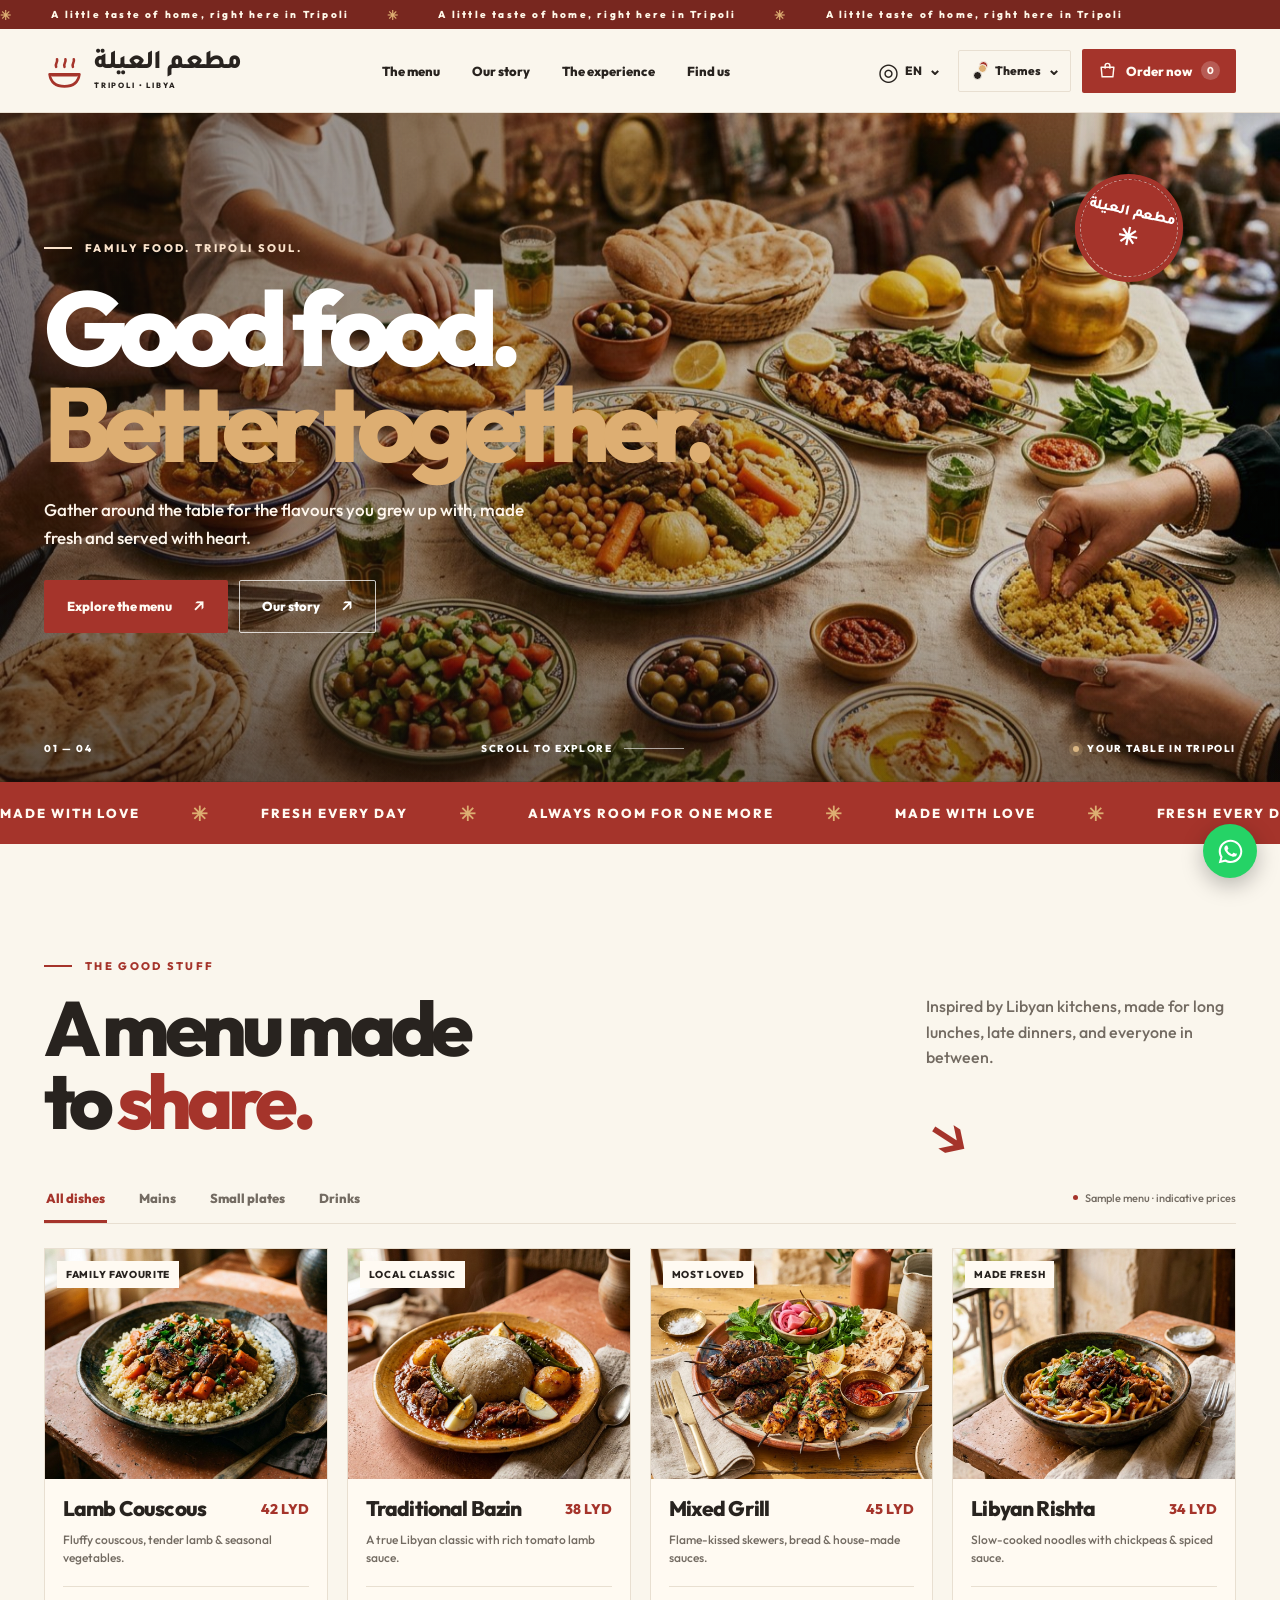
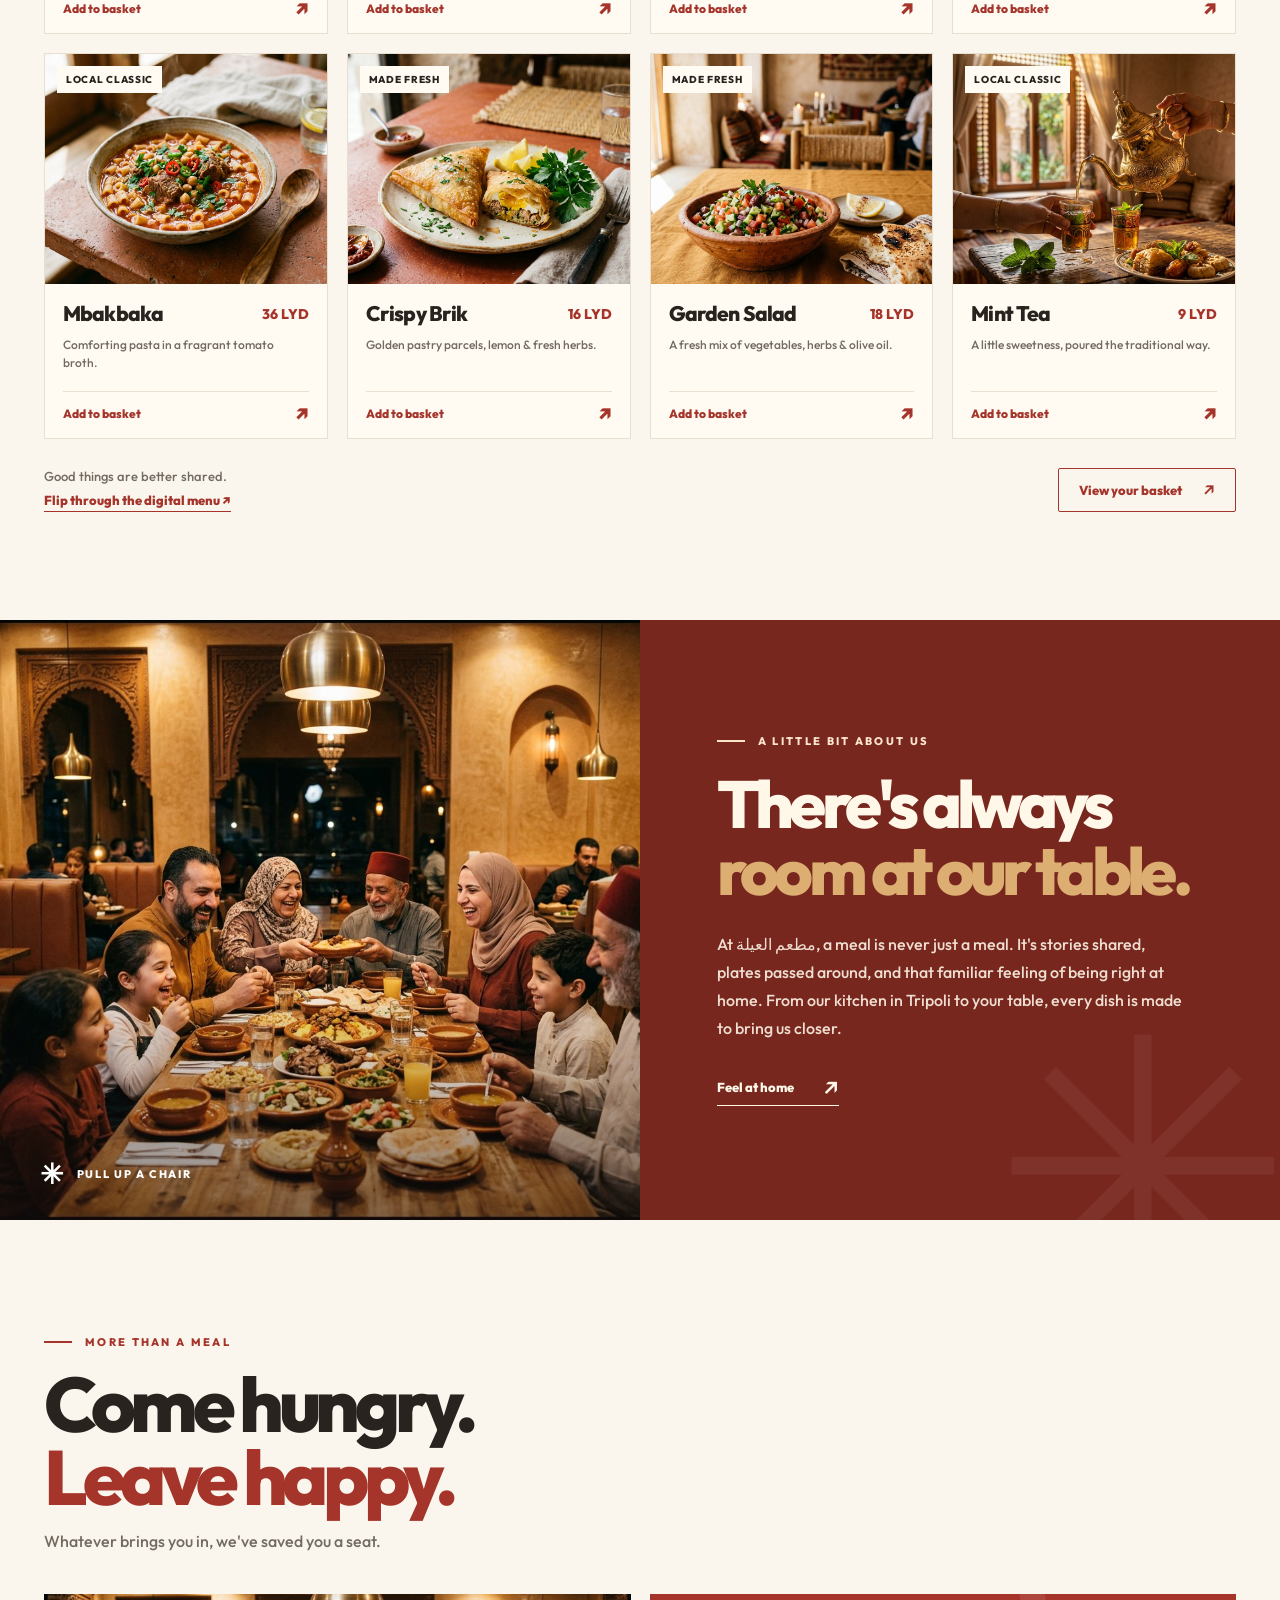
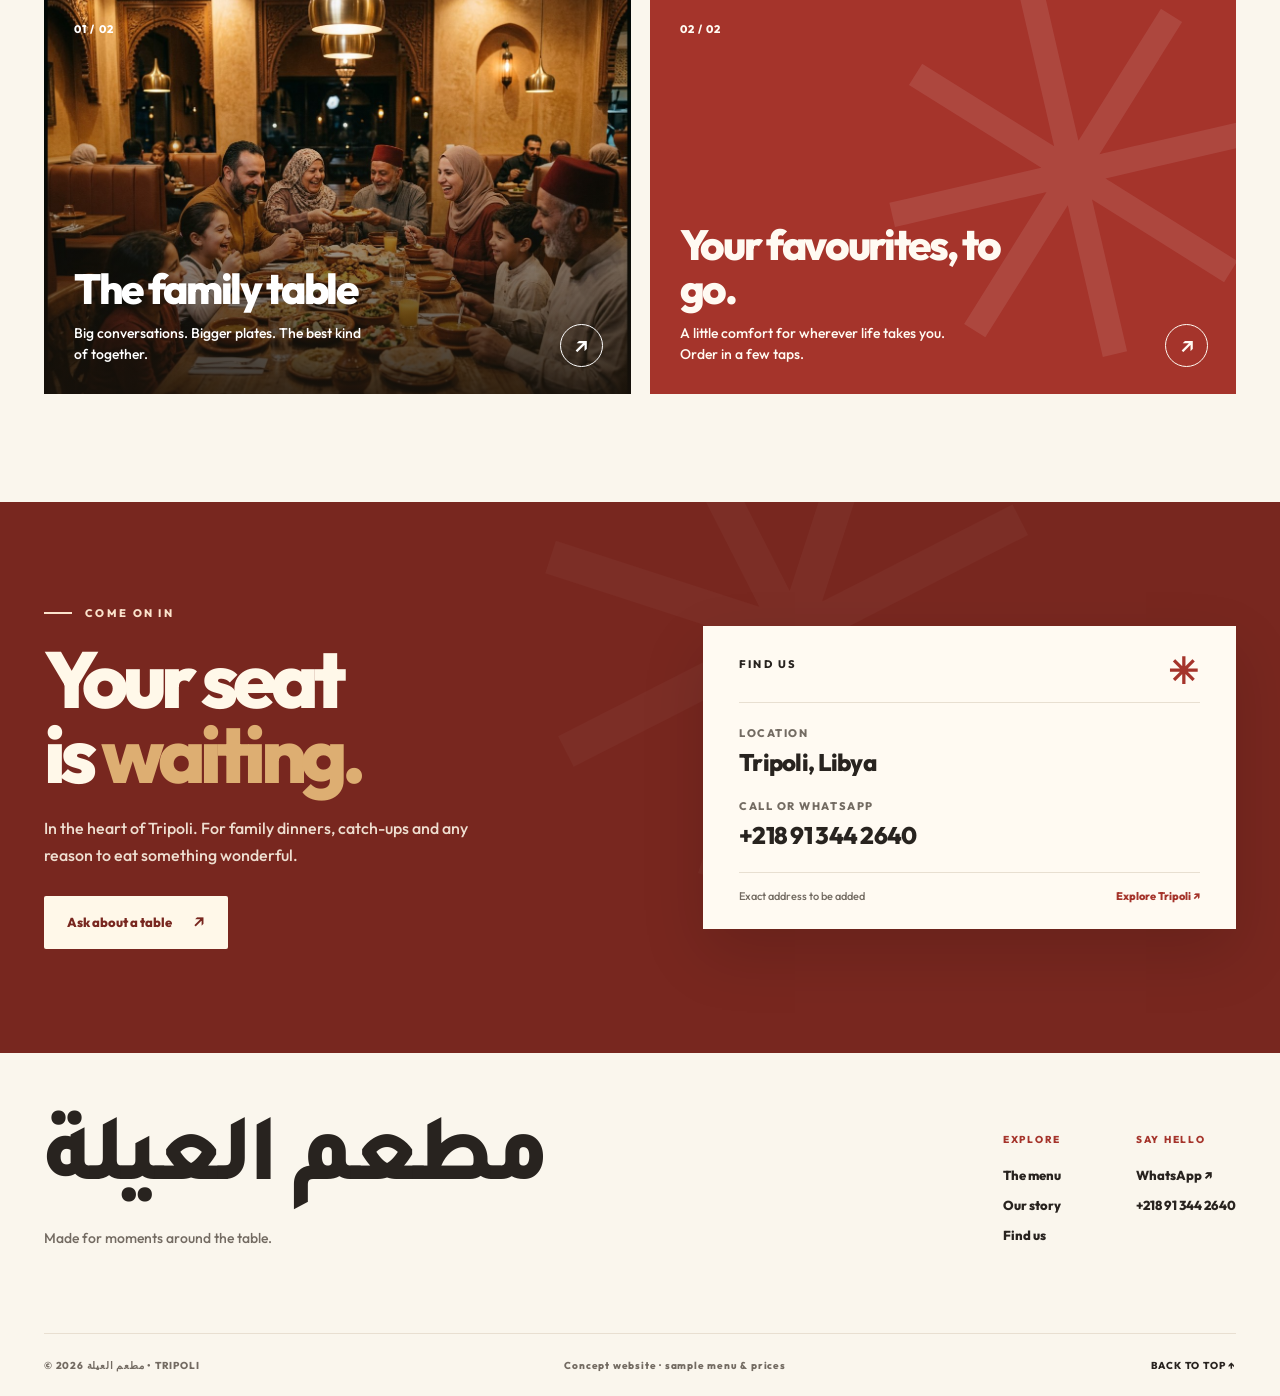
<file: index.html>
<!doctype html>
<html lang="en" dir="ltr">
<head>
  <meta charset="utf-8" />
  <meta name="viewport" content="width=device-width, initial-scale=1" />
  <meta name="theme-color" content="#a5342b" />
  <meta name="description" content="مطعم العيلة — family dining in Tripoli, Libya. Explore our Libyan-inspired menu and order through WhatsApp." />
  <title>مطعم العيلة — Good food, together | Tripoli</title>
  <link rel="icon" href="assets/favicon.svg" type="image/svg+xml" />
  <link rel="preload" href="assets/hero-feast.jpg" as="image" />
  <link rel="stylesheet" href="styles.css" />
  <script src="app.js" defer></script>
</head>
<body data-theme="rouge">
  <div class="announcement"><span class="announcement-inner"><span class="little-star">✳</span><span data-i18n="announce">A little taste of home, right here in Tripoli</span><span class="little-star">✳</span><span data-i18n="announce">A little taste of home, right here in Tripoli</span><span class="little-star">✳</span><span data-i18n="announce">A little taste of home, right here in Tripoli</span></span></div>
  <header class="site-header" id="top">
    <div class="header-inner">
      <a class="brand" href="#top" aria-label="مطعم العيلة home">
        <span class="brand-icon" aria-hidden="true"><svg viewBox="0 0 44 44" fill="none"><path d="M6 26c1.2 8.6 6.7 13 16 13s14.8-4.4 16-13H6Z" stroke="currentColor" stroke-width="2.8" stroke-linejoin="round"/><path d="M9 27h26M13 18c-1.5-3.5 2-4.3 1-8M22 18c-1.5-3.5 2-4.3 1-8M31 18c-1.5-3.5 2-4.3 1-8" stroke="currentColor" stroke-width="2.8" stroke-linecap="round"/></svg></span>
        <span class="brand-type"><strong>مطعم العيلة</strong><small data-i18n="brandSub">TRIPOLI • LIBYA</small></span>
      </a>
      <nav class="desktop-nav" aria-label="Main navigation">
        <a href="#menu" data-i18n="navMenu">The menu</a><a href="#story" data-i18n="navStory">Our story</a><a href="#moments" data-i18n="navExperience">The experience</a><a href="#visit" data-i18n="navVisit">Find us</a>
      </nav>
      <div class="header-actions">
        <div class="lang-wrap"><button class="text-select" id="langToggle" type="button" aria-label="Choose language" aria-expanded="false"><span class="mini-globe" aria-hidden="true">◎</span><span id="langLabel">EN</span><span class="chevron">⌄</span></button><div class="mini-popover lang-popover" id="langPopover" hidden><button type="button" data-lang="en">English <span>EN</span></button><button type="button" data-lang="ar">العربية <span>AR</span></button></div></div>
        <div class="theme-wrap"><button class="theme-toggle" id="themeToggle" type="button" aria-label="Choose color theme" aria-expanded="false" title="Choose theme"><span class="palette-icon" aria-hidden="true"><i></i><i></i><i></i></span><span class="theme-label" data-i18n="themes">Themes</span><span class="chevron">⌄</span></button><div class="mini-popover theme-popover" id="themePopover" hidden><div class="popover-heading" data-i18n="chooseTheme">Choose your atmosphere</div><div id="themeOptions"></div></div></div>
        <button class="button button-accent header-order" id="headerCart" type="button"><svg class="bag-icon" viewBox="0 0 24 24" fill="none" aria-hidden="true"><path d="M4 8h16l-1.2 12H5.2L4 8Z" stroke="currentColor" stroke-width="1.8" stroke-linejoin="round"/><path d="M9 9V6a3 3 0 0 1 6 0v3" stroke="currentColor" stroke-width="1.8" stroke-linecap="round"/></svg><span data-i18n="orderNow">Order now</span><span class="cart-count" id="cartCount">0</span></button>
        <button class="mobile-menu-toggle" id="mobileToggle" aria-label="Open menu" aria-expanded="false" type="button"><span></span><span></span></button>
      </div>
    </div>
    <div class="mobile-nav" id="mobileNav" hidden><a href="#menu" data-i18n="navMenu">The menu</a><a href="#story" data-i18n="navStory">Our story</a><a href="#moments" data-i18n="navExperience">The experience</a><a href="#visit" data-i18n="navVisit">Find us</a><button type="button" id="mobileCart" data-i18n="orderNow">Order now</button></div>
  </header>

  <main>
    <section class="hero" aria-labelledby="hero-title"><div class="hero-photo"></div><div class="hero-shade"></div><div class="hero-content container"><div class="eyebrow light reveal"><span class="eyebrow-line"></span><span data-i18n="heroEyebrow">FAMILY FOOD. TRIPOLI SOUL.</span></div><h1 id="hero-title" class="hero-title reveal" data-i18n-html="heroTitle">Good food.<br><em>Better together.</em></h1><p class="hero-description reveal" data-i18n="heroText">Gather around the table for the flavours you grew up with, made fresh and served with heart.</p><div class="hero-actions reveal"><a class="button button-accent button-large" href="#menu"><span data-i18n="exploreMenu">Explore the menu</span><span class="button-arrow" aria-hidden="true">↗</span></a><a class="button button-outline button-large" href="#story"><span data-i18n="discoverStory">Our story</span><span class="button-arrow" aria-hidden="true">↗</span></a></div></div><div class="hero-bottom"><span class="hero-index">01 — 04</span><div class="hero-scroll"><span data-i18n="scroll">SCROLL TO EXPLORE</span><span class="scroll-line"></span></div><div class="hero-location"><span class="status-dot"></span><span data-i18n="heroLocation">YOUR TABLE IN TRIPOLI</span></div></div><div class="hero-stamp" aria-hidden="true"><span>مطعم العيلة</span><strong>✳</strong></div></section>

    <div class="feature-strip"><div class="feature-track"><span data-i18n="stripOne">MADE WITH LOVE</span><b>✳</b><span data-i18n="stripTwo">FRESH EVERY DAY</span><b>✳</b><span data-i18n="stripThree">ALWAYS ROOM FOR ONE MORE</span><b>✳</b><span data-i18n="stripOne">MADE WITH LOVE</span><b>✳</b><span data-i18n="stripTwo">FRESH EVERY DAY</span><b>✳</b><span data-i18n="stripThree">ALWAYS ROOM FOR ONE MORE</span><b>✳</b></div></div>

    <section class="menu-section section-pad" id="menu"><div class="container"><div class="section-top reveal"><div><div class="eyebrow"><span class="eyebrow-line"></span><span data-i18n="menuEyebrow">THE GOOD STUFF</span></div><h2 class="section-heading" data-i18n-html="menuTitle">A menu made<br>to <em>share.</em></h2></div><div class="section-aside"><p data-i18n="menuIntro">Inspired by Libyan kitchens, made for long lunches, late dinners, and everyone in between.</p><div class="hand-drawn-arrow" aria-hidden="true">↘</div></div></div><div class="menu-toolbar"><div class="filter-tabs" id="filterTabs" role="tablist" aria-label="Menu categories"></div><span class="demo-note"><span class="note-dot"></span><span data-i18n="samplePrices">Sample menu · indicative prices</span></span></div><div class="menu-grid" id="menuGrid"></div><div class="menu-bottom"><div class="menu-bottom-copy"><span data-i18n="menuFootnote">Good things are better shared.</span><a href="menu.html" class="menu-book-link" data-i18n="flipMenu">Flip through the digital menu ↗</a></div><button class="button button-outline-dark" id="menuCartButton" type="button"><span data-i18n="viewBasket">View your basket</span><span class="button-arrow">↗</span></button></div></div></section>

    <section class="story-section" id="story"><div class="story-photo"><img src="assets/family-table.jpg" alt="A family sharing a meal together" loading="lazy" /><div class="photo-corner-label"><span>✳</span><span data-i18n="storyPhotoLabel">PULL UP A CHAIR</span></div></div><div class="story-copy"><div class="story-copy-inner reveal"><div class="eyebrow light"><span class="eyebrow-line"></span><span data-i18n="storyEyebrow">A LITTLE BIT ABOUT US</span></div><h2 data-i18n-html="storyTitle">There's always<br><em>room at our table.</em></h2><p data-i18n="storyText">At مطعم العيلة, a meal is never just a meal. It's stories shared, plates passed around, and that familiar feeling of being right at home. From our kitchen in Tripoli to your table, every dish is made to bring us closer.</p><a href="#moments" class="round-link"><span data-i18n="feelWelcome">Feel at home</span><span aria-hidden="true">↗</span></a></div><span class="story-deco" aria-hidden="true">✳</span></div></section>

    <section class="moments-section section-pad" id="moments"><div class="container"><div class="moments-header reveal"><div class="eyebrow"><span class="eyebrow-line"></span><span data-i18n="momentsEyebrow">MORE THAN A MEAL</span></div><h2 class="section-heading" data-i18n-html="momentsTitle">Come hungry.<br><em>Leave happy.</em></h2><p data-i18n="momentsIntro">Whatever brings you in, we've saved you a seat.</p></div><div class="moments-grid"><article class="moment-card moment-image reveal"><div class="moment-image-bg"></div><div class="moment-content"><span class="moment-no">01 / 02</span><div><h3 data-i18n="momentOneTitle">The family table</h3><p data-i18n="momentOneText">Big conversations. Bigger plates. The best kind of together.</p></div><a class="circle-arrow" href="#visit" aria-label="Find us">↗</a></div></article><article class="moment-card moment-color reveal"><div class="moment-watermark" aria-hidden="true">✳</div><div class="moment-content"><span class="moment-no">02 / 02</span><div><h3 data-i18n="momentTwoTitle">Your favourites, to go.</h3><p data-i18n="momentTwoText">A little comfort for wherever life takes you. Order in a few taps.</p></div><button class="circle-arrow" id="momentCart" type="button" aria-label="Open basket">↗</button></div></article></div></div></section>

    <section class="visit-section" id="visit"><div class="container visit-layout"><div class="visit-left reveal"><div class="eyebrow light"><span class="eyebrow-line"></span><span data-i18n="visitEyebrow">COME ON IN</span></div><h2 data-i18n-html="visitTitle">Your seat<br>is <em>waiting.</em></h2><p data-i18n="visitText">In the heart of Tripoli. For family dinners, catch-ups and any reason to eat something wonderful.</p><a class="button button-cream button-large" href="https://wa.me/218913442640?text=Hello%20AL%20BAY%2C%20I%20would%20like%20to%20ask%20about%20a%20table." target="_blank" rel="noopener noreferrer" id="reserveLink"><span data-i18n="askTable">Ask about a table</span><span class="button-arrow">↗</span></a></div><div class="visit-right reveal"><div class="visit-card"><div class="visit-card-top"><span data-i18n="findUs">FIND US</span><span class="visit-asterisk">✳</span></div><div class="visit-detail"><span data-i18n="locationLabel">LOCATION</span><strong data-i18n="locationValue">Tripoli, Libya</strong></div><div class="visit-detail"><span data-i18n="phoneLabel">CALL OR WHATSAPP</span><a href="https://wa.me/218913442640" target="_blank" rel="noopener noreferrer" dir="ltr">+218 91 344 2640</a></div><div class="visit-card-bottom"><span data-i18n="exactAddress">Exact address to be added</span><a href="https://www.google.com/maps/search/?api=1&query=Tripoli%2C%20Libya" target="_blank" rel="noopener noreferrer"><span data-i18n="openMaps">Explore Tripoli</span> ↗</a></div></div></div></div></section>
  </main>
  <footer class="site-footer"><div class="container"><div class="footer-top"><div class="footer-logo"><span>مطعم العيلة</span><p data-i18n="footerTagline">Made for moments around the table.</p></div><div class="footer-links"><div><span data-i18n="footerExplore">EXPLORE</span><a href="#menu" data-i18n="navMenu">The menu</a><a href="#story" data-i18n="navStory">Our story</a><a href="#visit" data-i18n="navVisit">Find us</a></div><div><span data-i18n="footerSayHello">SAY HELLO</span><a href="https://wa.me/218913442640" target="_blank" rel="noopener noreferrer">WhatsApp ↗</a><a href="tel:+218913442640" dir="ltr">+218 91 344 2640</a></div></div></div><div class="footer-bottom"><span>© <span id="year"></span> مطعم العيلة • TRIPOLI</span><span data-i18n="footerDisclaimer">Concept website · sample menu & prices</span><a href="#top" data-i18n="backTop">BACK TO TOP ↑</a></div></div></footer>

  <a class="floating-whatsapp" id="floatingCart" href="https://wa.me/218913442640" target="_blank" rel="noopener noreferrer" aria-label="Open WhatsApp to chat or send your order"><svg viewBox="0 0 32 32" fill="currentColor" aria-hidden="true"><path d="M16 3C8.8 3 3 8.7 3 15.8c0 2.3.6 4.5 1.8 6.5L3 29l7-1.8c1.8 1 3.9 1.5 6 1.5 7.2 0 13-5.7 13-12.8S23.2 3 16 3Zm0 23.4c-1.9 0-3.7-.5-5.3-1.5l-.4-.2-4.1 1.1 1.1-4-.3-.4a10.3 10.3 0 0 1-1.7-5.6c0-5.8 4.8-10.6 10.7-10.6 5.9 0 10.8 4.8 10.8 10.6 0 5.9-4.9 10.6-10.8 10.6Zm5.9-7.9c-.3-.1-1.9-.9-2.2-1-.3-.1-.5-.2-.7.1s-.8 1-1 1.2c-.2.2-.4.2-.7.1-.3-.2-1.4-.5-2.7-1.7-1-.9-1.7-2.1-1.9-2.4-.2-.3 0-.5.1-.7.2-.2.3-.4.5-.6.2-.2.2-.4.3-.6.1-.2 0-.4 0-.6-.1-.2-.7-1.7-1-2.3-.2-.6-.5-.5-.7-.5h-.6c-.2 0-.6.1-.9.4-.3.3-1.2 1.1-1.2 2.7s1.2 3.2 1.4 3.4c.2.2 2.4 3.8 5.8 5.1.8.3 1.5.5 2 .6.8.1 1.6.1 2.2-.1.7-.2 1.9-.8 2.1-1.6.3-.8.3-1.5.2-1.6-.1-.2-.3-.3-.6-.4Z"/></svg><span class="floating-count" id="floatingCount" hidden>0</span></a>

  <div class="cart-backdrop" id="cartBackdrop" hidden></div><aside class="cart-drawer" id="cartDrawer" role="dialog" aria-modal="true" aria-labelledby="cartHeading" aria-hidden="true"><div class="cart-head"><div><div class="eyebrow"><span class="eyebrow-line"></span><span data-i18n="cartEyebrow">MADE FOR SHARING</span></div><h2 id="cartHeading" data-i18n="yourBasket">Your basket.</h2></div><button class="icon-close" id="closeCart" type="button" aria-label="Close basket">×</button></div><div class="cart-body"><div class="cart-empty" id="cartEmpty"><span class="empty-illustration" aria-hidden="true">✳</span><h3 data-i18n="emptyTitle">Nothing on the table yet.</h3><p data-i18n="emptyText">The good stuff is just a few clicks away.</p><button class="button button-accent" id="emptyBrowse" type="button" data-i18n="browseMenu">Browse the menu</button></div><div id="cartFilled" hidden><div class="cart-items" id="cartItems"></div><div class="cart-form"><label for="customerName" data-i18n="yourName">Your name (optional)</label><input id="customerName" type="text" maxlength="70" autocomplete="name" data-i18n-placeholder="namePlaceholder" placeholder="How should we call you?" /><label data-i18n="orderType">How would you like it?</label><div class="order-methods"><label><input type="radio" name="orderType" value="pickup" checked /><span data-i18n="pickup">Pickup</span></label><label><input type="radio" name="orderType" value="delivery" /><span data-i18n="delivery">Delivery inquiry</span></label></div><label for="orderNotes" data-i18n="specialNotes">Anything we should know? (optional)</label><textarea id="orderNotes" rows="2" maxlength="300" data-i18n-placeholder="notesPlaceholder" placeholder="Allergies, requests or delivery address..."></textarea></div></div></div><div class="cart-footer" id="cartFooter" hidden><div class="cart-total"><span data-i18n="subtotal">Estimated subtotal</span><strong id="cartTotal">0 LYD</strong></div><p data-i18n="cartDisclaimer">Sample prices. The restaurant will confirm availability and final total on WhatsApp.</p><a class="button button-accent whatsapp-checkout" id="checkoutLink" href="#" target="_blank" rel="noopener noreferrer"><span data-i18n="sendWhatsApp">Send order on WhatsApp</span><span aria-hidden="true">↗</span></a></div></aside>
  <div class="external-backdrop" id="externalBackdrop" hidden></div><div class="external-panel" id="externalPanel" role="dialog" aria-modal="true" aria-labelledby="externalHeading" hidden><button class="icon-close external-close" id="externalClose" type="button" aria-label="Close">×</button><span class="external-symbol" aria-hidden="true">↗</span><h2 id="externalHeading" data-i18n="waFallbackTitle">Open WhatsApp</h2><p data-i18n="waFallbackText">This embedded preview may block external apps. Copy this link and paste it into your browser to open your order in WhatsApp.</p><label for="externalUrl" data-i18n="waLinkLabel">YOUR WHATSAPP LINK</label><textarea id="externalUrl" readonly rows="3" dir="ltr" aria-label="WhatsApp URL"></textarea><div class="external-actions"><button type="button" class="button button-accent" id="copyExternal" data-i18n="copyLink">Copy link</button><a class="button button-outline-dark" id="openExternal" target="_blank" rel="noopener noreferrer" href="https://wa.me/218913442640"><span data-i18n="tryOpen">Try opening WhatsApp</span> ↗</a></div></div>
  <div class="toast" id="toast" role="status" aria-live="polite"></div>
</body>
</html>
</file>
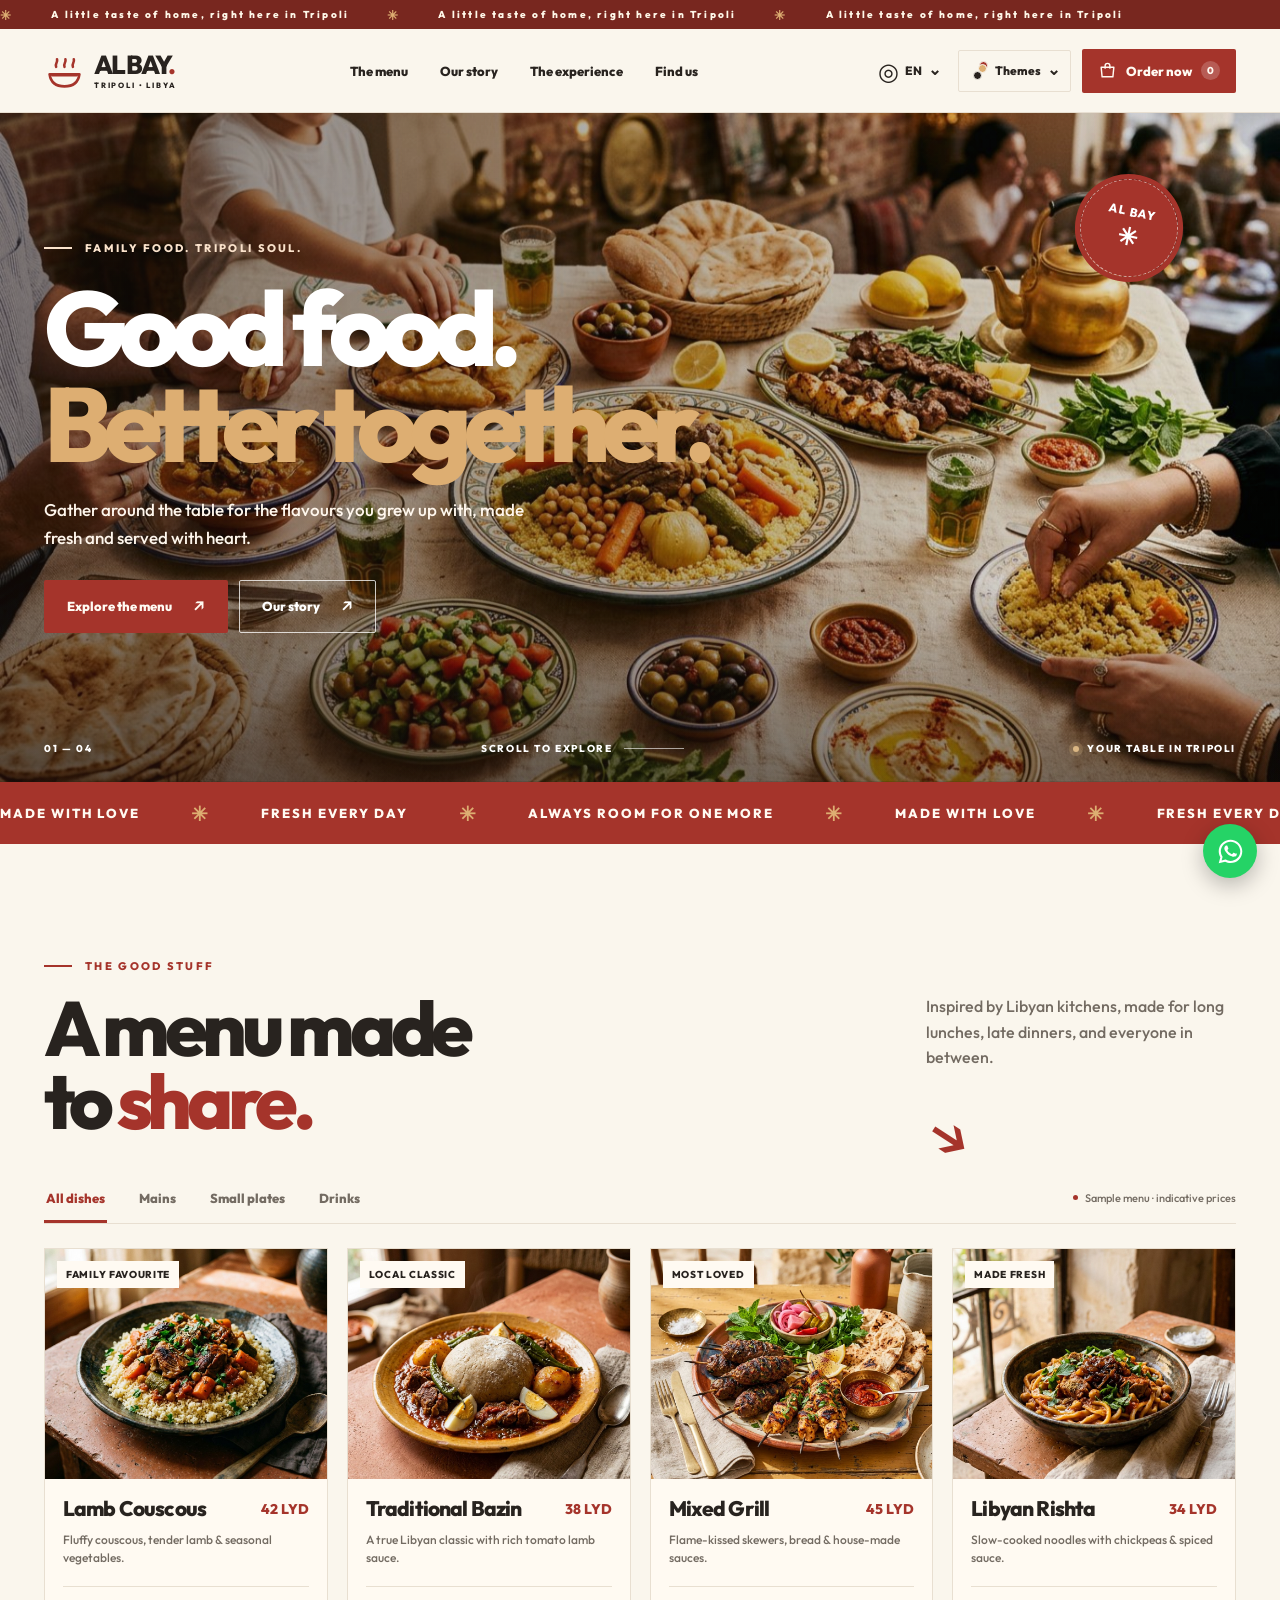
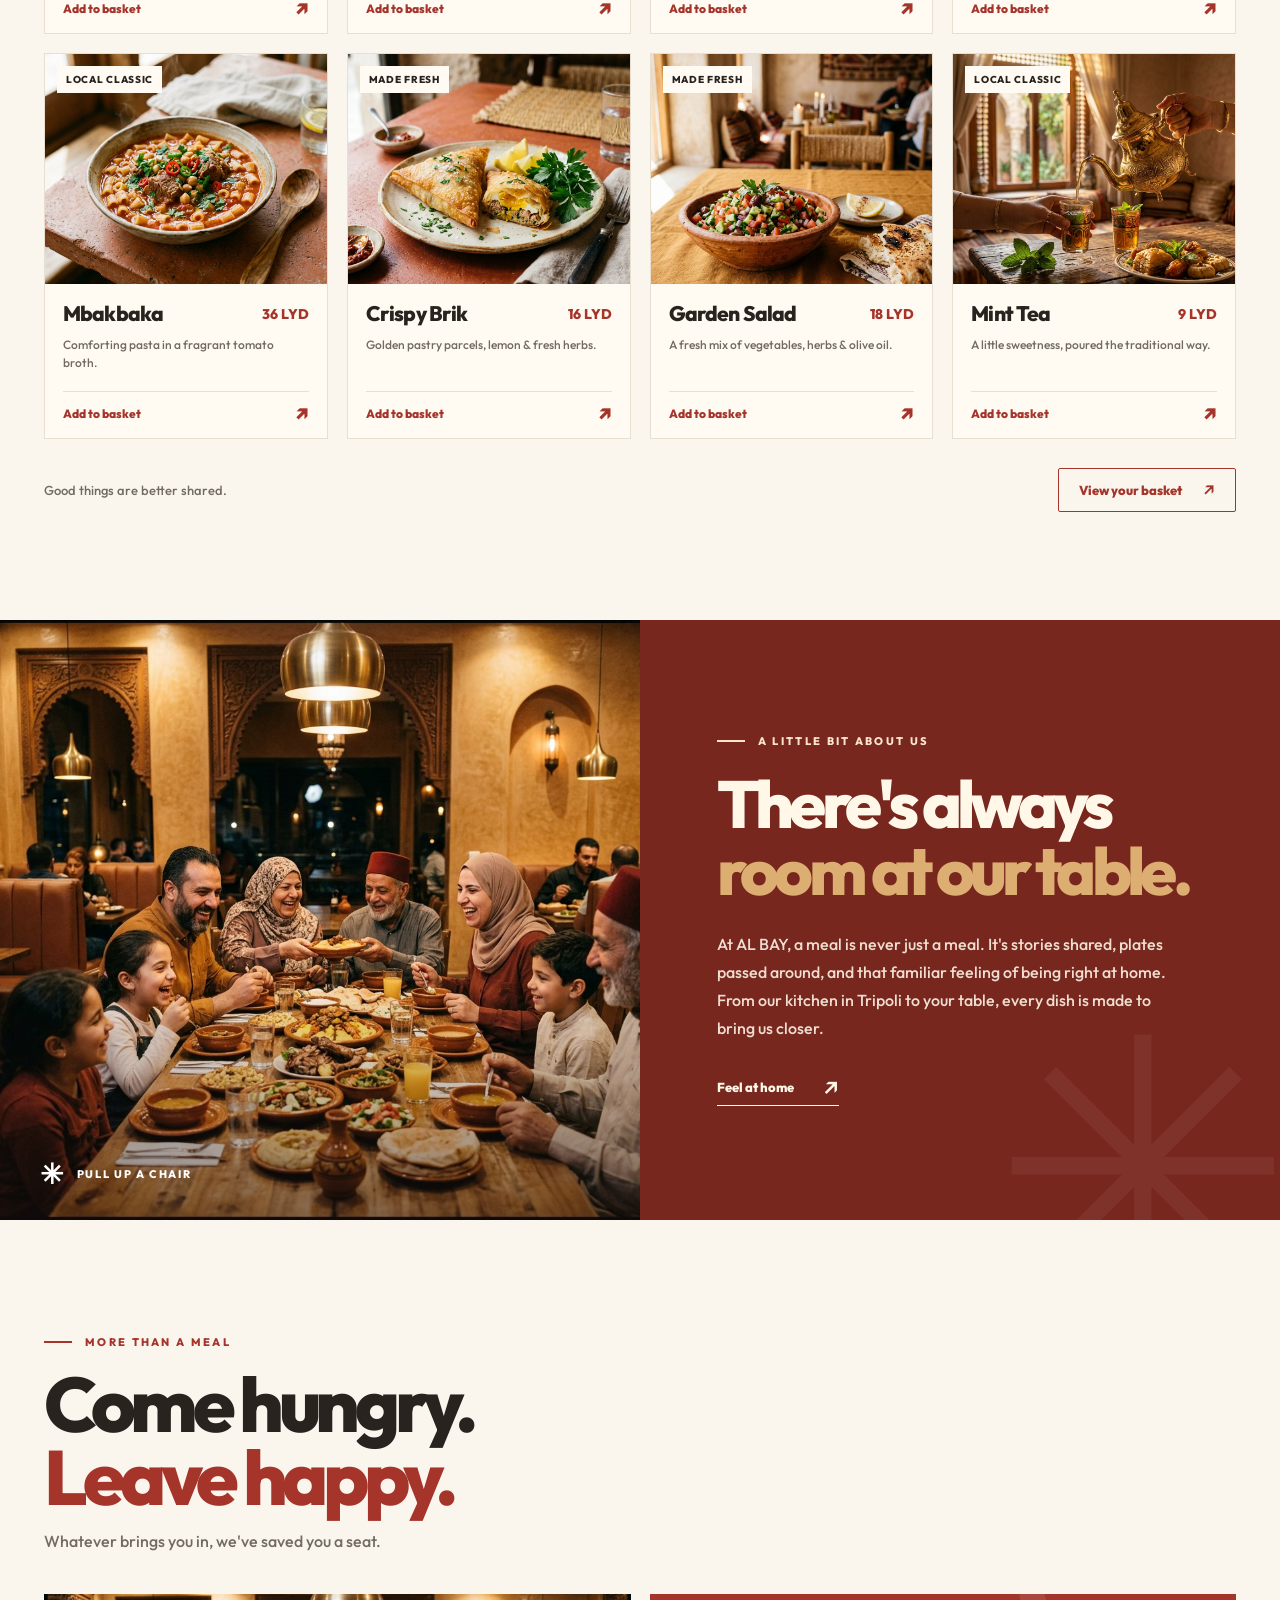
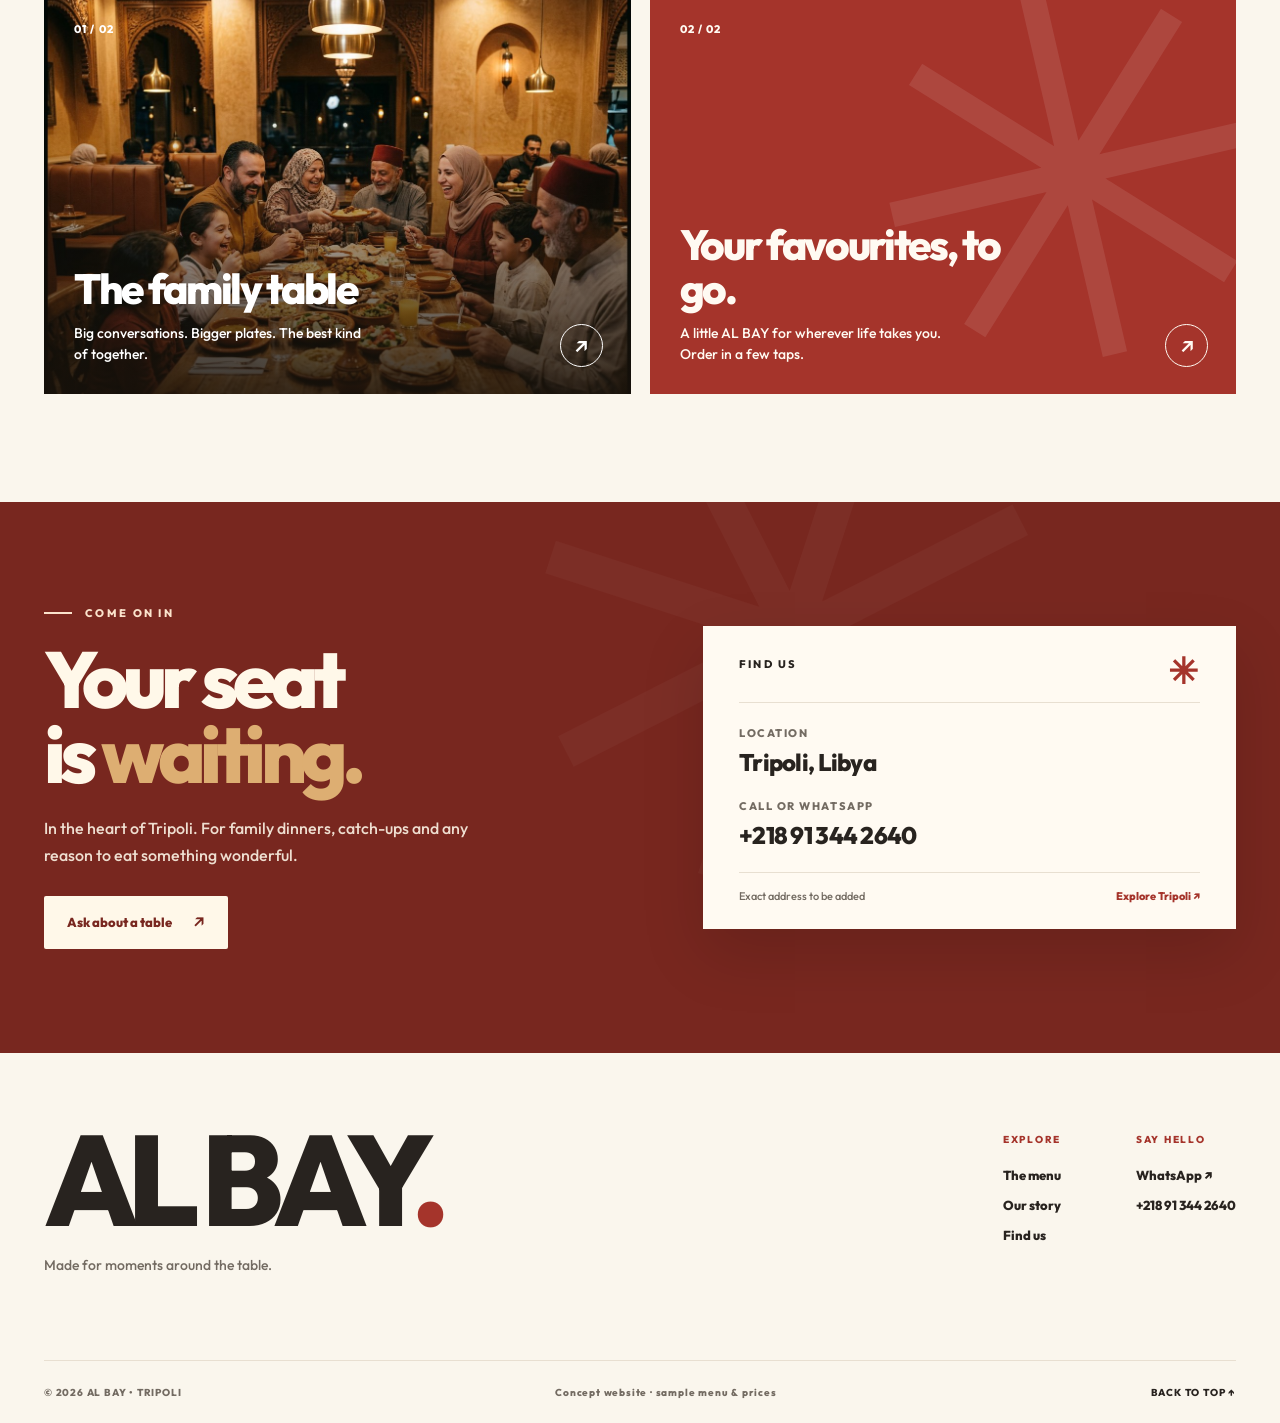
<file: al-bay/index.html>
<!doctype html>
<html lang="en" dir="ltr">
<head>
  <meta charset="utf-8" />
  <meta name="viewport" content="width=device-width, initial-scale=1" />
  <meta name="theme-color" content="#a5342b" />
  <meta name="description" content="AL BAY — family dining in Tripoli, Libya. Explore our Libyan-inspired menu and order through WhatsApp." />
  <title>AL BAY — Good food, together | Tripoli</title>
  <link rel="icon" href="assets/favicon.svg" type="image/svg+xml" />
  <link rel="preload" href="assets/hero-feast.jpg" as="image" />
  <link rel="stylesheet" href="styles.css" />
  <script src="app.js" defer></script>
</head>
<body data-theme="rouge">
  <div class="announcement"><span class="announcement-inner"><span class="little-star">✳</span><span data-i18n="announce">A little taste of home, right here in Tripoli</span><span class="little-star">✳</span><span data-i18n="announce">A little taste of home, right here in Tripoli</span><span class="little-star">✳</span><span data-i18n="announce">A little taste of home, right here in Tripoli</span></span></div>
  <header class="site-header" id="top">
    <div class="header-inner">
      <a class="brand" href="#top" aria-label="AL BAY home">
        <span class="brand-icon" aria-hidden="true"><svg viewBox="0 0 44 44" fill="none"><path d="M6 26c1.2 8.6 6.7 13 16 13s14.8-4.4 16-13H6Z" stroke="currentColor" stroke-width="2.8" stroke-linejoin="round"/><path d="M9 27h26M13 18c-1.5-3.5 2-4.3 1-8M22 18c-1.5-3.5 2-4.3 1-8M31 18c-1.5-3.5 2-4.3 1-8" stroke="currentColor" stroke-width="2.8" stroke-linecap="round"/></svg></span>
        <span class="brand-type"><strong>AL BAY<span class="brand-dot">.</span></strong><small data-i18n="brandSub">TRIPOLI • LIBYA</small></span>
      </a>
      <nav class="desktop-nav" aria-label="Main navigation">
        <a href="#menu" data-i18n="navMenu">The menu</a><a href="#story" data-i18n="navStory">Our story</a><a href="#moments" data-i18n="navExperience">The experience</a><a href="#visit" data-i18n="navVisit">Find us</a>
      </nav>
      <div class="header-actions">
        <div class="lang-wrap"><button class="text-select" id="langToggle" type="button" aria-label="Choose language" aria-expanded="false"><span class="mini-globe" aria-hidden="true">◎</span><span id="langLabel">EN</span><span class="chevron">⌄</span></button><div class="mini-popover lang-popover" id="langPopover" hidden><button type="button" data-lang="en">English <span>EN</span></button><button type="button" data-lang="ar">العربية <span>AR</span></button></div></div>
        <div class="theme-wrap"><button class="theme-toggle" id="themeToggle" type="button" aria-label="Choose color theme" aria-expanded="false" title="Choose theme"><span class="palette-icon" aria-hidden="true"><i></i><i></i><i></i></span><span class="theme-label" data-i18n="themes">Themes</span><span class="chevron">⌄</span></button><div class="mini-popover theme-popover" id="themePopover" hidden><div class="popover-heading" data-i18n="chooseTheme">Choose your atmosphere</div><div id="themeOptions"></div></div></div>
        <button class="button button-accent header-order" id="headerCart" type="button"><svg class="bag-icon" viewBox="0 0 24 24" fill="none" aria-hidden="true"><path d="M4 8h16l-1.2 12H5.2L4 8Z" stroke="currentColor" stroke-width="1.8" stroke-linejoin="round"/><path d="M9 9V6a3 3 0 0 1 6 0v3" stroke="currentColor" stroke-width="1.8" stroke-linecap="round"/></svg><span data-i18n="orderNow">Order now</span><span class="cart-count" id="cartCount">0</span></button>
        <button class="mobile-menu-toggle" id="mobileToggle" aria-label="Open menu" aria-expanded="false" type="button"><span></span><span></span></button>
      </div>
    </div>
    <div class="mobile-nav" id="mobileNav" hidden><a href="#menu" data-i18n="navMenu">The menu</a><a href="#story" data-i18n="navStory">Our story</a><a href="#moments" data-i18n="navExperience">The experience</a><a href="#visit" data-i18n="navVisit">Find us</a><button type="button" id="mobileCart" data-i18n="orderNow">Order now</button></div>
  </header>

  <main>
    <section class="hero" aria-labelledby="hero-title"><div class="hero-photo"></div><div class="hero-shade"></div><div class="hero-content container"><div class="eyebrow light reveal"><span class="eyebrow-line"></span><span data-i18n="heroEyebrow">FAMILY FOOD. TRIPOLI SOUL.</span></div><h1 id="hero-title" class="hero-title reveal" data-i18n-html="heroTitle">Good food.<br><em>Better together.</em></h1><p class="hero-description reveal" data-i18n="heroText">Gather around the table for the flavours you grew up with, made fresh and served with heart.</p><div class="hero-actions reveal"><a class="button button-accent button-large" href="#menu"><span data-i18n="exploreMenu">Explore the menu</span><span class="button-arrow" aria-hidden="true">↗</span></a><a class="button button-outline button-large" href="#story"><span data-i18n="discoverStory">Our story</span><span class="button-arrow" aria-hidden="true">↗</span></a></div></div><div class="hero-bottom"><span class="hero-index">01 — 04</span><div class="hero-scroll"><span data-i18n="scroll">SCROLL TO EXPLORE</span><span class="scroll-line"></span></div><div class="hero-location"><span class="status-dot"></span><span data-i18n="heroLocation">YOUR TABLE IN TRIPOLI</span></div></div><div class="hero-stamp" aria-hidden="true"><span>AL BAY</span><strong>✳</strong></div></section>

    <div class="feature-strip"><div class="feature-track"><span data-i18n="stripOne">MADE WITH LOVE</span><b>✳</b><span data-i18n="stripTwo">FRESH EVERY DAY</span><b>✳</b><span data-i18n="stripThree">ALWAYS ROOM FOR ONE MORE</span><b>✳</b><span data-i18n="stripOne">MADE WITH LOVE</span><b>✳</b><span data-i18n="stripTwo">FRESH EVERY DAY</span><b>✳</b><span data-i18n="stripThree">ALWAYS ROOM FOR ONE MORE</span><b>✳</b></div></div>

    <section class="menu-section section-pad" id="menu"><div class="container"><div class="section-top reveal"><div><div class="eyebrow"><span class="eyebrow-line"></span><span data-i18n="menuEyebrow">THE GOOD STUFF</span></div><h2 class="section-heading" data-i18n-html="menuTitle">A menu made<br>to <em>share.</em></h2></div><div class="section-aside"><p data-i18n="menuIntro">Inspired by Libyan kitchens, made for long lunches, late dinners, and everyone in between.</p><div class="hand-drawn-arrow" aria-hidden="true">↘</div></div></div><div class="menu-toolbar"><div class="filter-tabs" id="filterTabs" role="tablist" aria-label="Menu categories"></div><span class="demo-note"><span class="note-dot"></span><span data-i18n="samplePrices">Sample menu · indicative prices</span></span></div><div class="menu-grid" id="menuGrid"></div><div class="menu-bottom"><span data-i18n="menuFootnote">Good things are better shared.</span><button class="button button-outline-dark" id="menuCartButton" type="button"><span data-i18n="viewBasket">View your basket</span><span class="button-arrow">↗</span></button></div></div></section>

    <section class="story-section" id="story"><div class="story-photo"><img src="assets/family-table.jpg" alt="A family sharing a meal together" loading="lazy" /><div class="photo-corner-label"><span>✳</span><span data-i18n="storyPhotoLabel">PULL UP A CHAIR</span></div></div><div class="story-copy"><div class="story-copy-inner reveal"><div class="eyebrow light"><span class="eyebrow-line"></span><span data-i18n="storyEyebrow">A LITTLE BIT ABOUT US</span></div><h2 data-i18n-html="storyTitle">There's always<br><em>room at our table.</em></h2><p data-i18n="storyText">At AL BAY, a meal is never just a meal. It's stories shared, plates passed around, and that familiar feeling of being right at home. From our kitchen in Tripoli to your table, every dish is made to bring us closer.</p><a href="#moments" class="round-link"><span data-i18n="feelWelcome">Feel at home</span><span aria-hidden="true">↗</span></a></div><span class="story-deco" aria-hidden="true">✳</span></div></section>

    <section class="moments-section section-pad" id="moments"><div class="container"><div class="moments-header reveal"><div class="eyebrow"><span class="eyebrow-line"></span><span data-i18n="momentsEyebrow">MORE THAN A MEAL</span></div><h2 class="section-heading" data-i18n-html="momentsTitle">Come hungry.<br><em>Leave happy.</em></h2><p data-i18n="momentsIntro">Whatever brings you in, we've saved you a seat.</p></div><div class="moments-grid"><article class="moment-card moment-image reveal"><div class="moment-image-bg"></div><div class="moment-content"><span class="moment-no">01 / 02</span><div><h3 data-i18n="momentOneTitle">The family table</h3><p data-i18n="momentOneText">Big conversations. Bigger plates. The best kind of together.</p></div><a class="circle-arrow" href="#visit" aria-label="Find us">↗</a></div></article><article class="moment-card moment-color reveal"><div class="moment-watermark" aria-hidden="true">✳</div><div class="moment-content"><span class="moment-no">02 / 02</span><div><h3 data-i18n="momentTwoTitle">Your favourites, to go.</h3><p data-i18n="momentTwoText">A little AL BAY for wherever life takes you. Order in a few taps.</p></div><button class="circle-arrow" id="momentCart" type="button" aria-label="Open basket">↗</button></div></article></div></div></section>

    <section class="visit-section" id="visit"><div class="container visit-layout"><div class="visit-left reveal"><div class="eyebrow light"><span class="eyebrow-line"></span><span data-i18n="visitEyebrow">COME ON IN</span></div><h2 data-i18n-html="visitTitle">Your seat<br>is <em>waiting.</em></h2><p data-i18n="visitText">In the heart of Tripoli. For family dinners, catch-ups and any reason to eat something wonderful.</p><a class="button button-cream button-large" href="https://wa.me/218913442640?text=Hello%20AL%20BAY%2C%20I%20would%20like%20to%20ask%20about%20a%20table." target="_blank" rel="noopener noreferrer" id="reserveLink"><span data-i18n="askTable">Ask about a table</span><span class="button-arrow">↗</span></a></div><div class="visit-right reveal"><div class="visit-card"><div class="visit-card-top"><span data-i18n="findUs">FIND US</span><span class="visit-asterisk">✳</span></div><div class="visit-detail"><span data-i18n="locationLabel">LOCATION</span><strong data-i18n="locationValue">Tripoli, Libya</strong></div><div class="visit-detail"><span data-i18n="phoneLabel">CALL OR WHATSAPP</span><a href="https://wa.me/218913442640" target="_blank" rel="noopener noreferrer" dir="ltr">+218 91 344 2640</a></div><div class="visit-card-bottom"><span data-i18n="exactAddress">Exact address to be added</span><a href="https://www.google.com/maps/search/?api=1&query=Tripoli%2C%20Libya" target="_blank" rel="noopener noreferrer"><span data-i18n="openMaps">Explore Tripoli</span> ↗</a></div></div></div></div></section>
  </main>
  <footer class="site-footer"><div class="container"><div class="footer-top"><div class="footer-logo"><span>AL BAY<span class="brand-dot">.</span></span><p data-i18n="footerTagline">Made for moments around the table.</p></div><div class="footer-links"><div><span data-i18n="footerExplore">EXPLORE</span><a href="#menu" data-i18n="navMenu">The menu</a><a href="#story" data-i18n="navStory">Our story</a><a href="#visit" data-i18n="navVisit">Find us</a></div><div><span data-i18n="footerSayHello">SAY HELLO</span><a href="https://wa.me/218913442640" target="_blank" rel="noopener noreferrer">WhatsApp ↗</a><a href="tel:+218913442640" dir="ltr">+218 91 344 2640</a></div></div></div><div class="footer-bottom"><span>© <span id="year"></span> AL BAY • TRIPOLI</span><span data-i18n="footerDisclaimer">Concept website · sample menu & prices</span><a href="#top" data-i18n="backTop">BACK TO TOP ↑</a></div></div></footer>

  <a class="floating-whatsapp" id="floatingCart" href="https://wa.me/218913442640" target="_blank" rel="noopener noreferrer" aria-label="Open WhatsApp to chat or send your order"><svg viewBox="0 0 32 32" fill="currentColor" aria-hidden="true"><path d="M16 3C8.8 3 3 8.7 3 15.8c0 2.3.6 4.5 1.8 6.5L3 29l7-1.8c1.8 1 3.9 1.5 6 1.5 7.2 0 13-5.7 13-12.8S23.2 3 16 3Zm0 23.4c-1.9 0-3.7-.5-5.3-1.5l-.4-.2-4.1 1.1 1.1-4-.3-.4a10.3 10.3 0 0 1-1.7-5.6c0-5.8 4.8-10.6 10.7-10.6 5.9 0 10.8 4.8 10.8 10.6 0 5.9-4.9 10.6-10.8 10.6Zm5.9-7.9c-.3-.1-1.9-.9-2.2-1-.3-.1-.5-.2-.7.1s-.8 1-1 1.2c-.2.2-.4.2-.7.1-.3-.2-1.4-.5-2.7-1.7-1-.9-1.7-2.1-1.9-2.4-.2-.3 0-.5.1-.7.2-.2.3-.4.5-.6.2-.2.2-.4.3-.6.1-.2 0-.4 0-.6-.1-.2-.7-1.7-1-2.3-.2-.6-.5-.5-.7-.5h-.6c-.2 0-.6.1-.9.4-.3.3-1.2 1.1-1.2 2.7s1.2 3.2 1.4 3.4c.2.2 2.4 3.8 5.8 5.1.8.3 1.5.5 2 .6.8.1 1.6.1 2.2-.1.7-.2 1.9-.8 2.1-1.6.3-.8.3-1.5.2-1.6-.1-.2-.3-.3-.6-.4Z"/></svg><span class="floating-count" id="floatingCount" hidden>0</span></a>

  <div class="cart-backdrop" id="cartBackdrop" hidden></div><aside class="cart-drawer" id="cartDrawer" role="dialog" aria-modal="true" aria-labelledby="cartHeading" aria-hidden="true"><div class="cart-head"><div><div class="eyebrow"><span class="eyebrow-line"></span><span data-i18n="cartEyebrow">MADE FOR SHARING</span></div><h2 id="cartHeading" data-i18n="yourBasket">Your basket.</h2></div><button class="icon-close" id="closeCart" type="button" aria-label="Close basket">×</button></div><div class="cart-body"><div class="cart-empty" id="cartEmpty"><span class="empty-illustration" aria-hidden="true">✳</span><h3 data-i18n="emptyTitle">Nothing on the table yet.</h3><p data-i18n="emptyText">The good stuff is just a few clicks away.</p><button class="button button-accent" id="emptyBrowse" type="button" data-i18n="browseMenu">Browse the menu</button></div><div id="cartFilled" hidden><div class="cart-items" id="cartItems"></div><div class="cart-form"><label for="customerName" data-i18n="yourName">Your name (optional)</label><input id="customerName" type="text" maxlength="70" autocomplete="name" data-i18n-placeholder="namePlaceholder" placeholder="How should we call you?" /><label data-i18n="orderType">How would you like it?</label><div class="order-methods"><label><input type="radio" name="orderType" value="pickup" checked /><span data-i18n="pickup">Pickup</span></label><label><input type="radio" name="orderType" value="delivery" /><span data-i18n="delivery">Delivery inquiry</span></label></div><label for="orderNotes" data-i18n="specialNotes">Anything we should know? (optional)</label><textarea id="orderNotes" rows="2" maxlength="300" data-i18n-placeholder="notesPlaceholder" placeholder="Allergies, requests or delivery address..."></textarea></div></div></div><div class="cart-footer" id="cartFooter" hidden><div class="cart-total"><span data-i18n="subtotal">Estimated subtotal</span><strong id="cartTotal">0 LYD</strong></div><p data-i18n="cartDisclaimer">Sample prices. The restaurant will confirm availability and final total on WhatsApp.</p><a class="button button-accent whatsapp-checkout" id="checkoutLink" href="#" target="_blank" rel="noopener noreferrer"><span data-i18n="sendWhatsApp">Send order on WhatsApp</span><span aria-hidden="true">↗</span></a></div></aside>
  <div class="external-backdrop" id="externalBackdrop" hidden></div><div class="external-panel" id="externalPanel" role="dialog" aria-modal="true" aria-labelledby="externalHeading" hidden><button class="icon-close external-close" id="externalClose" type="button" aria-label="Close">×</button><span class="external-symbol" aria-hidden="true">↗</span><h2 id="externalHeading" data-i18n="waFallbackTitle">Open WhatsApp</h2><p data-i18n="waFallbackText">This embedded preview may block external apps. Copy this link and paste it into your browser to open your order in WhatsApp.</p><label for="externalUrl" data-i18n="waLinkLabel">YOUR WHATSAPP LINK</label><textarea id="externalUrl" readonly rows="3" dir="ltr" aria-label="WhatsApp URL"></textarea><div class="external-actions"><button type="button" class="button button-accent" id="copyExternal" data-i18n="copyLink">Copy link</button><a class="button button-outline-dark" id="openExternal" target="_blank" rel="noopener noreferrer" href="https://wa.me/218913442640"><span data-i18n="tryOpen">Try opening WhatsApp</span> ↗</a></div></div>
  <div class="toast" id="toast" role="status" aria-live="polite"></div>
</body>
</html>
</file>
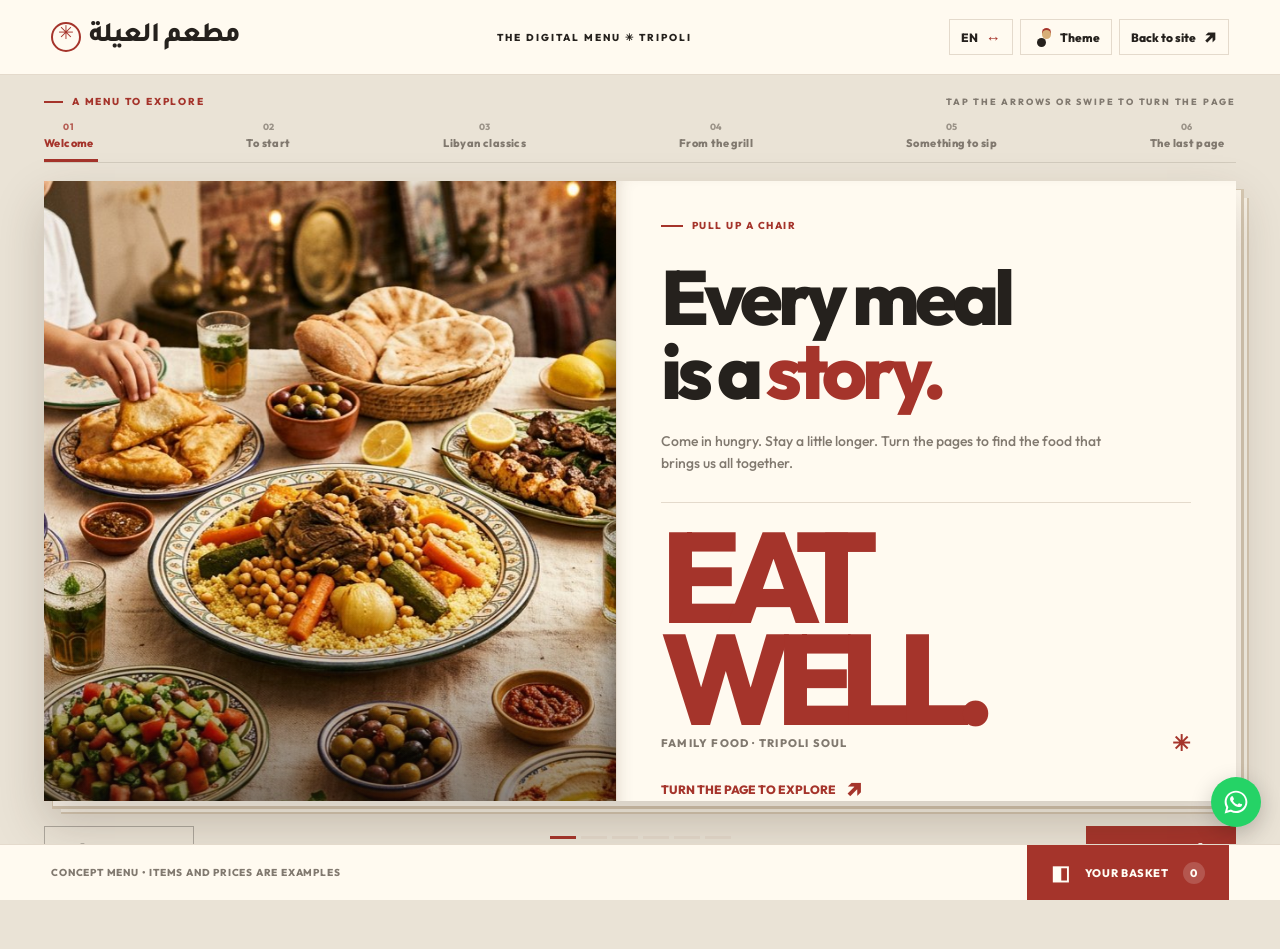
<file: menu.html>
<!doctype html>
<html lang="en" dir="ltr">
<head>
  <meta charset="utf-8" />
  <meta name="viewport" content="width=device-width, initial-scale=1" />
  <meta name="theme-color" content="#8b3129" />
  <meta name="description" content="Flip through مطعم العيلة's family restaurant menu in Tripoli. A dedicated digital menu for table-side browsing." />
  <title>مطعم العيلة — The Menu</title>
  <link rel="icon" href="assets/favicon.svg" type="image/svg+xml" />
  <link rel="preload" as="image" href="assets/hero-feast.jpg" />
  <link rel="stylesheet" href="menu.css" />
  <script src="menu.js" defer></script>
</head>
<body data-theme="rouge">
  <div class="reader-shell">
    <header class="reader-topbar">
      <a class="reader-logo" href="index.html" aria-label="مطعم العيلة home"><span class="logo-mark">✳</span><span>مطعم العيلة</span></a>
      <span class="topbar-center" data-t="digitalMenu">THE DIGITAL MENU <span>✳</span> TRIPOLI</span>
      <div class="topbar-actions"><button id="languageButton" class="mini-action" type="button" aria-label="Change language"><span id="languageValue">EN</span> <span class="change-arrow">↔</span></button><div class="theme-control"><button class="mini-action palette-button" id="paletteButton" type="button" aria-label="Choose color theme" aria-expanded="false"><span class="palette-dots"><i></i><i></i><i></i></span><span class="desktop-only" data-t="colorTheme">Theme</span></button><div class="theme-dropdown" id="paletteDropdown" hidden><strong data-t="chooseTheme">Choose a mood</strong><div id="themeChoices"></div></div></div><a href="index.html" class="back-site"><span class="desktop-only" data-t="backSite">Back to site</span><span>↗</span></a></div>
    </header>
    <div class="reader-content">
      <div class="reader-intro"><div><span class="tiny-rule"></span><span data-t="eyebrow">A MENU TO EXPLORE</span></div><span class="reader-hint" data-t="readerHint">TAP THE ARROWS OR SWIPE TO TURN THE PAGE</span></div>
      <nav class="chapter-nav" aria-label="Menu chapters" id="chapterNav"></nav>
      <main class="book-area" aria-label="Digital menu book"><div class="book-depth"><div class="book-sheet" id="bookSheet"><div class="book-photo-panel"><img id="bookPhoto" src="assets/hero-feast.jpg" alt="Libyan family food"/><div class="photo-darken"></div><div class="photo-caption"><span id="photoCaption">01 / THE FAMILY TABLE</span><span class="caption-star">✳</span></div></div><div class="book-paper-panel"><div class="page-content" id="pageContent"></div><div class="page-footer"><span>مطعم العيلة <span class="footer-star">✳</span> TRIPOLI</span><span id="pageNumber" dir="ltr">01 / 06</span></div></div></div></div></main>
      <div class="book-navigation"><button class="page-button prev-page" id="prevPage" type="button" aria-label="Previous page"><span aria-hidden="true">←</span><span data-t="previous">PREVIOUS</span></button><div class="navigation-middle"><div class="nav-progress" id="navProgress"></div><span id="chapterCounter" dir="ltr">01 / 06</span></div><button class="page-button next-page" id="nextPage" type="button" aria-label="Next page"><span data-t="next">NEXT PAGE</span><span aria-hidden="true">→</span></button></div>
    </div>
    <footer class="reader-footer"><span data-t="sampleNotice">CONCEPT MENU • ITEMS AND PRICES ARE EXAMPLES</span><button type="button" id="cartOpen" class="basket-button"><span class="basket-icon">◧</span><span data-t="basket">YOUR BASKET</span><span class="basket-count" id="basketCount">0</span></button></footer>
  </div>
  <a id="quickWhatsApp" class="quick-whatsapp" href="https://wa.me/218913442640" target="_blank" rel="noopener noreferrer" aria-label="Open WhatsApp"><svg viewBox="0 0 32 32" fill="currentColor" aria-hidden="true"><path d="M16 3C8.8 3 3 8.7 3 15.8c0 2.3.6 4.5 1.8 6.5L3 29l7-1.8c1.8 1 3.9 1.5 6 1.5 7.2 0 13-5.7 13-12.8S23.2 3 16 3Zm0 23.4c-1.9 0-3.7-.5-5.3-1.5l-.4-.2-4.1 1.1 1.1-4-.3-.4a10.3 10.3 0 0 1-1.7-5.6c0-5.8 4.8-10.6 10.7-10.6 5.9 0 10.8 4.8 10.8 10.6 0 5.9-4.9 10.6-10.8 10.6Zm5.9-7.9c-.3-.1-1.9-.9-2.2-1-.3-.1-.5-.2-.7.1s-.8 1-1 1.2c-.2.2-.4.2-.7.1-.3-.2-1.4-.5-2.7-1.7-1-.9-1.7-2.1-1.9-2.4-.2-.3 0-.5.1-.7.2-.2.3-.4.5-.6.2-.2.2-.4.3-.6.1-.2 0-.4 0-.6-.1-.2-.7-1.7-1-2.3-.2-.6-.5-.5-.7-.5h-.6c-.2 0-.6.1-.9.4-.3.3-1.2 1.1-1.2 2.7s1.2 3.2 1.4 3.4c.2.2 2.4 3.8 5.8 5.1.8.3 1.5.5 2 .6.8.1 1.6.1 2.2-.1.7-.2 1.9-.8 2.1-1.6.3-.8.3-1.5.2-1.6-.1-.2-.3-.3-.6-.4Z"/></svg></a>
  <div class="drawer-shade" id="drawerShade" hidden></div><aside class="order-drawer" id="orderDrawer" role="dialog" aria-modal="true" aria-labelledby="basketHeading" aria-hidden="true"><div class="drawer-header"><div><span class="drawer-eyebrow" data-t="yourOrder">YOUR ORDER</span><h2 id="basketHeading" data-t="basketTitle">Good choice.</h2></div><button type="button" id="closeDrawer" class="close-button" aria-label="Close basket">×</button></div><div class="drawer-scroll"><div class="empty-state" id="emptyState"><span>✳</span><h3 data-t="emptyTitle">Your basket is empty.</h3><p data-t="emptyDesc">Turn a page and find something delicious.</p><button id="browseBook" type="button" class="primary-button" data-t="browseBook">Browse the menu</button></div><div id="filledState" hidden><div id="orderItems" class="order-items"></div><div class="order-form"><label for="guestName" data-t="nameLabel">Your name (optional)</label><input id="guestName" maxlength="70" autocomplete="name" type="text" data-placeholder="namePlaceholder" placeholder="What shall we call you?"/><label data-t="methodLabel">HOW WOULD YOU LIKE IT?</label><div class="methods"><label><input type="radio" name="orderMethod" value="pickup" checked/><span data-t="pickup">Pickup</span></label><label><input type="radio" name="orderMethod" value="delivery"/><span data-t="delivery">Delivery inquiry</span></label></div><label for="guestNotes" data-t="notesLabel">Notes (optional)</label><textarea id="guestNotes" rows="3" maxlength="300" data-placeholder="notesPlaceholder" placeholder="Special requests or delivery address..."></textarea></div></div></div><div class="drawer-bottom" id="drawerBottom" hidden><div class="total-row"><span data-t="total">ESTIMATED TOTAL</span><strong id="orderTotal">0 LYD</strong></div><p data-t="totalNotice">Sample prices. مطعم العيلة will confirm availability and final cost on WhatsApp.</p><a id="sendOrder" class="send-order" href="https://wa.me/218913442640" target="_blank" rel="noopener noreferrer"><span data-t="orderWhatsApp">SEND ON WHATSAPP</span><span aria-hidden="true">↗</span></a></div></aside>
  <div class="wa-fallback-shade" id="waShade" hidden></div><div class="wa-fallback" id="waFallback" role="dialog" aria-modal="true" aria-labelledby="waTitle" hidden><button class="close-button" id="closeWaFallback" type="button" aria-label="Close">×</button><span class="wa-badge">↗</span><h2 id="waTitle" data-t="waFallbackTitle">Open WhatsApp</h2><p data-t="waFallbackDesc">This embedded preview may block external links. Copy this link and paste it in your browser to open WhatsApp.</p><textarea id="waUrl" readonly rows="3" dir="ltr" aria-label="WhatsApp link"></textarea><button class="primary-button" id="copyWa" type="button" data-t="copyLink">Copy WhatsApp link</button></div>
  <div class="toast" id="readerToast" role="status" aria-live="polite"></div>
</body>
</html>
</file>
<file: styles.css>
@font-face{font-family:Outfit;src:url('assets/fonts/outfit-500.ttf') format('truetype');font-weight:500;font-display:swap}@font-face{font-family:Outfit;src:url('assets/fonts/outfit-800.ttf') format('truetype');font-weight:800;font-display:swap}@font-face{font-family:Tajawal;src:url('assets/fonts/tajawal-400.ttf') format('truetype');font-weight:400;font-display:swap}@font-face{font-family:Tajawal;src:url('assets/fonts/tajawal-700.ttf') format('truetype');font-weight:700;font-display:swap}@font-face{font-family:Tajawal;src:url('assets/fonts/tajawal-800.ttf') format('truetype');font-weight:800;font-display:swap}
:root{--font:Outfit,Arial,sans-serif;--paper:#faf6ed;--surface:#fffaf2;--ink:#28231f;--muted:#736b62;--accent:#a5342b;--accent-hover:#85271f;--accent-contrast:#fffaf2;--deep:#78271f;--deep-contrast:#fff8e9;--line:#e8dfd1;--alt:#f3eade;--gold:#ddae72;--hero-tint:rgba(28,15,10,.51);--shadow:0 20px 60px rgba(38,24,12,.13)}
body[data-theme="obsidian"]{--paper:#151b1a;--surface:#202927;--ink:#f5f0e4;--muted:#b8b6a9;--accent:#b99762;--accent-hover:#d1ae79;--accent-contrast:#19201e;--deep:#101715;--deep-contrast:#f5f0e4;--line:#ffffff20;--alt:#1d2624;--gold:#cba977;--hero-tint:rgba(5,13,11,.57);--shadow:0 20px 60px rgba(0,0,0,.25)}
body[data-theme="emerald"]{--paper:#f3f4e9;--surface:#fafbf3;--ink:#1d3029;--muted:#66766d;--accent:#1f6755;--accent-hover:#164f40;--accent-contrast:#fffef5;--deep:#16483c;--deep-contrast:#fffbed;--line:#d9e2d7;--alt:#e9eee1;--gold:#c7a36b;--hero-tint:rgba(8,37,27,.59)}
body[data-theme="plum"]{--paper:#f9f1f1;--surface:#fffafa;--ink:#372337;--muted:#806d7a;--accent:#76385d;--accent-hover:#5e294a;--accent-contrast:#fff9f5;--deep:#542945;--deep-contrast:#fff7ee;--line:#eadce5;--alt:#f1e7eb;--gold:#d6ac80;--hero-tint:rgba(41,14,34,.57)}
body[data-theme="sapphire"]{--paper:#eff2f3;--surface:#fbfcfb;--ink:#1b303b;--muted:#647681;--accent:#245b78;--accent-hover:#1a4861;--accent-contrast:#fff;--deep:#163f55;--deep-contrast:#f7f6ec;--line:#dbe4e8;--alt:#e3ebed;--gold:#d2ad74;--hero-tint:rgba(10,27,38,.59)}
body[data-theme="champagne"]{--paper:#f7f2e8;--surface:#fffbf4;--ink:#3c3225;--muted:#7c7061;--accent:#8c6b40;--accent-hover:#6f522d;--accent-contrast:#fffaf0;--deep:#5a422d;--deep-contrast:#fff7e6;--line:#e5d9c7;--alt:#eee6d7;--gold:#b48b51;--hero-tint:rgba(35,25,13,.55)}
*{box-sizing:border-box}html{scroll-behavior:smooth;scroll-padding-top:94px}body{margin:0;background:var(--paper);color:var(--ink);font-family:var(--font);transition:background-color .4s,color .4s}body[dir="rtl"],html[dir="rtl"] body{--font:Tajawal,Arial,sans-serif}body.no-scroll{overflow:hidden}button,input,textarea{font:inherit}button{cursor:pointer}a{color:inherit;text-decoration:none}button:focus-visible,a:focus-visible,input:focus-visible,textarea:focus-visible{outline:3px solid var(--gold);outline-offset:3px}img{display:block;max-width:100%}[hidden]{display:none!important}.container{width:min(100% - 88px,1340px);margin-inline:auto}.section-pad{padding-block:115px 108px}.announcement{height:29px;overflow:hidden;background:var(--deep);color:var(--deep-contrast);display:flex;align-items:center;font-size:10px;font-weight:800;letter-spacing:.22em;white-space:nowrap}.announcement-inner{display:flex;align-items:center;gap:38px;min-width:max-content;animation:marquee 38s linear infinite}.announcement .little-star{color:var(--gold);font-size:13px}@keyframes marquee{to{transform:translateX(-33.33%)}}
.site-header{position:sticky;top:0;z-index:60;background:var(--paper);box-shadow:0 1px 0 var(--line);transition:background .35s}.header-inner{height:83px;max-width:1530px;padding:0 44px;margin:auto;display:flex;align-items:center;justify-content:space-between;gap:28px}.brand{display:flex;align-items:center;gap:9px;flex-shrink:0;line-height:1}.brand-icon{width:41px;height:41px;color:var(--accent)}.brand-icon svg{width:100%;height:100%}.brand-type{display:flex;flex-direction:column;gap:4px}.brand-type strong{font-family:Outfit,sans-serif;font-size:26px;font-weight:800;letter-spacing:-.09em;white-space:nowrap}.brand-dot{color:var(--accent)}.brand-type small{font-family:Outfit,sans-serif;font-size:7.6px;font-weight:800;letter-spacing:.24em;white-space:nowrap}.desktop-nav{display:flex;gap:clamp(20px,2.5vw,42px);align-items:center;margin:auto}.desktop-nav a{font-size:13px;font-weight:800;white-space:nowrap;position:relative;transition:color .2s}.desktop-nav a:after{content:"";height:2px;background:var(--accent);position:absolute;bottom:-7px;inset-inline-start:0;width:0;transition:width .25s}.desktop-nav a:hover{color:var(--accent)}.desktop-nav a:hover:after{width:100%}.header-actions{display:flex;align-items:center;gap:11px}.lang-wrap,.theme-wrap{position:relative}.text-select,.theme-toggle{height:42px;display:flex;align-items:center;gap:6px;border:0;background:transparent;color:var(--ink);font-size:12px;font-weight:800;white-space:nowrap}.theme-toggle{border:1px solid var(--line);border-radius:2px;padding:0 10px}.mini-globe{font-size:24px;line-height:1;font-weight:500}.chevron{font-size:16px;line-height:0;transform:translateY(-2px)}.palette-icon{width:20px;height:19px;position:relative;display:block}.palette-icon i{width:9px;height:9px;border-radius:50%;position:absolute;border:1px solid var(--paper);background:var(--accent)}.palette-icon i:nth-child(2){left:9px;top:3px;background:var(--gold)}.palette-icon i:nth-child(3){left:4px;top:10px;background:var(--ink)}.mini-popover{position:absolute;top:calc(100% + 13px);inset-inline-end:0;min-width:178px;background:var(--surface);border:1px solid var(--line);box-shadow:var(--shadow);z-index:90;padding:7px}.mini-popover:before{content:"";position:absolute;inset: -14px 0 auto;height:14px}.lang-popover button{width:100%;border:0;background:transparent;color:var(--ink);padding:11px 12px;display:flex;justify-content:space-between;gap:20px;font-size:13px;font-weight:700;text-align:start}.lang-popover button span{color:var(--muted);font:800 10px Outfit}.lang-popover button:hover,.theme-option:hover{background:var(--alt)}.theme-popover{width:242px;padding:10px}.popover-heading{font-size:10px;letter-spacing:.13em;text-transform:uppercase;color:var(--muted);font-weight:800;padding:8px 8px 11px}.theme-option{border:0;background:none;color:var(--ink);width:100%;display:flex;align-items:center;gap:11px;padding:9px 8px;text-align:start;font-size:13px;font-weight:700}.theme-option.active{color:var(--accent)}.theme-swatch{flex:0 0 23px;width:23px;height:23px;border-radius:50%;border:2px solid var(--surface);box-shadow:0 0 0 1px var(--line)}.theme-check{margin-inline-start:auto}.button{display:inline-flex;justify-content:center;align-items:center;gap:21px;min-height:44px;padding:0 20px;border:1px solid transparent;border-radius:2px;font-weight:800;font-size:13px;transition:transform .23s,background .23s,color .23s,border-color .23s;white-space:nowrap}.button:hover{transform:translateY(-3px)}.button-accent{background:var(--accent);color:var(--accent-contrast)}.button-accent:hover{background:var(--accent-hover)}.header-order{height:44px;padding:0 15px;gap:9px}.bag-icon{height:19px;width:19px}.cart-count{border-radius:50%;background:rgba(255,255,255,.2);height:19px;min-width:19px;display:inline-grid;place-items:center;font:800 10px Outfit;color:inherit}.mobile-menu-toggle{display:none}.mobile-nav{display:none}
.hero{height:min(670px,calc(100svh - 112px));min-height:560px;position:relative;overflow:hidden;background:#452b18;color:#fff}.hero-photo{position:absolute;inset:0;background-image:url('assets/hero-feast.jpg');background-size:cover;background-position:center 53%;transform:scale(1.04);animation:heroZoom 13s ease-out both}@keyframes heroZoom{to{transform:scale(1)}}.hero-shade{position:absolute;inset:0;background:linear-gradient(90deg,var(--hero-tint) 0%,rgba(26,16,10,.36) 42%,rgba(26,16,10,.08) 100%),linear-gradient(0deg,rgba(25,15,10,.44),transparent 30%)}.hero-content{position:relative;z-index:2;height:100%;display:flex;flex-direction:column;justify-content:center;align-items:flex-start;padding-block:50px 70px}.eyebrow{display:flex;align-items:center;gap:13px;color:var(--accent);font-size:11px;font-weight:800;letter-spacing:.21em;text-transform:uppercase}.eyebrow.light{color:#fbe3cc}.eyebrow-line{width:28px;height:2px;background:currentColor;flex:none}.hero-title{font-size:clamp(70px,8.2vw,128px);line-height:.91;letter-spacing:-.075em;font-weight:800;margin:25px 0 25px;max-width:920px}.hero-title em,.section-heading em,.story-copy h2 em,.visit-left h2 em{font-style:normal;color:var(--gold)}.hero-description{font-size:17px;line-height:1.6;font-weight:500;max-width:480px;margin:0 0 29px;color:#fff7ed}.hero-actions{display:flex;gap:11px}.button-large{min-height:53px;padding-inline:22px;font-size:13px}.button-arrow{font-size:18px;line-height:1;font-weight:500}.button-outline{border-color:rgba(255,255,255,.77);color:#fff;background:transparent}.button-outline:hover{background:#fff;color:#2d211b}.hero-bottom{position:absolute;z-index:3;bottom:27px;left:44px;right:44px;display:flex;align-items:center;justify-content:space-between;color:#fff;text-transform:uppercase;font-size:10px;font-weight:800;letter-spacing:.16em}.hero-scroll{display:flex;align-items:center;gap:12px}.scroll-line{display:block;height:1px;width:60px;background:#fff9}.hero-location{display:flex;align-items:center;gap:8px}.status-dot{height:6px;width:6px;border-radius:50%;background:#dbb784;box-shadow:0 0 0 4px #dbb7843a}.hero-stamp{position:absolute;z-index:3;right:8%;top:10%;height:98px;width:98px;background:var(--accent);color:#fff;border:1px dashed #ffffff88;outline:5px solid var(--accent);border-radius:50%;display:grid;place-items:center;transform:rotate(12deg)}.hero-stamp span{position:absolute;top:25%;left:0;width:100%;font:800 12px Outfit;letter-spacing:.08em;text-align:center;white-space:nowrap}.hero-stamp strong{position:absolute;top:43%;left:0;width:100%;font-size:24px;text-align:center}.feature-strip{height:62px;background:var(--accent);color:var(--accent-contrast);display:flex;align-items:center;overflow:hidden}.feature-track{display:flex;align-items:center;gap:51px;min-width:max-content;white-space:nowrap;font-size:13px;font-weight:800;letter-spacing:.15em;animation:marquee 35s linear infinite}.feature-track b{color:var(--gold);font-size:20px}
.section-top{display:flex;justify-content:space-between;align-items:flex-end;gap:35px}.section-heading{font-size:clamp(56px,6vw,90px);font-weight:800;letter-spacing:-.07em;line-height:.95;margin:19px 0 0}.section-heading em{color:var(--accent)}.section-aside{max-width:310px;margin-bottom:3px}.section-aside p{font-size:16px;line-height:1.6;color:var(--muted);margin:0}.hand-drawn-arrow{font-family:Outfit;font-size:55px;color:var(--accent);line-height:1;margin-top:9px;transform:rotate(-12deg)}.menu-toolbar{display:flex;justify-content:space-between;align-items:center;gap:15px;margin:52px 0 24px;border-bottom:1px solid var(--line)}.filter-tabs{display:flex;gap:30px;overflow-x:auto;scrollbar-width:none}.filter-tabs::-webkit-scrollbar{display:none}.filter-tab{border:0;background:none;color:var(--muted);font-size:13px;font-weight:800;padding:0 2px 17px;white-space:nowrap;position:relative}.filter-tab.active{color:var(--accent)}.filter-tab.active:after{content:"";position:absolute;bottom:0;left:0;right:0;height:3px;background:var(--accent)}.demo-note{font-size:11px;color:var(--muted);display:flex;align-items:center;gap:7px;white-space:nowrap;padding-bottom:17px}.note-dot{height:5px;width:5px;background:var(--accent);border-radius:50%}.menu-grid{display:grid;grid-template-columns:repeat(4,minmax(0,1fr));gap:19px;min-height:390px}.dish-card{background:var(--surface);border:1px solid var(--line);transition:transform .3s,box-shadow .3s;animation:cardIn .44s ease both}.dish-card:hover{transform:translateY(-6px);box-shadow:var(--shadow)}@keyframes cardIn{from{opacity:0;transform:translateY(12px)}to{opacity:1;transform:translateY(0)}}.dish-image-wrap{position:relative;height:230px;overflow:hidden;background:var(--alt)}.dish-image{width:100%;height:100%;object-fit:cover;transition:transform .65s}.dish-card:hover .dish-image{transform:scale(1.065)}.dish-tag{position:absolute;top:12px;inset-inline-start:12px;background:var(--surface);color:var(--ink);font-size:10px;font-weight:800;letter-spacing:.07em;text-transform:uppercase;padding:7px 9px}.dish-info{padding:18px 18px 17px}.dish-title-row{display:flex;justify-content:space-between;align-items:flex-start;gap:6px}.dish-info h3{font-size:21px;line-height:1.1;letter-spacing:-.04em;margin:0;font-weight:800}.dish-price{font-size:14px;font-weight:800;color:var(--accent);white-space:nowrap;padding-top:3px}.dish-info p{font-size:12px;line-height:1.5;color:var(--muted);margin:11px 0 19px;min-height:36px}.dish-add{border:0;background:transparent;color:var(--accent);border-top:1px solid var(--line);padding:14px 0 0;width:100%;display:flex;align-items:center;justify-content:space-between;font-weight:800;font-size:12px;transition:gap .2s}.dish-add:hover span:last-child{transform:translate(3px,-3px)}.dish-add span:last-child{font-size:21px;line-height:.6;transition:transform .2s}.menu-bottom{display:flex;justify-content:space-between;align-items:center;gap:15px;margin-top:29px}.menu-bottom>span{color:var(--muted);font-size:13px}.button-outline-dark{border-color:var(--accent);color:var(--accent);background:transparent}.button-outline-dark:hover{background:var(--accent);color:var(--accent-contrast)}
.story-section{min-height:600px;display:grid;grid-template-columns:1fr 1fr;background:var(--deep);color:var(--deep-contrast)}.story-photo{position:relative;overflow:hidden;min-height:560px}.story-photo img{width:100%;height:100%;position:absolute;inset:0;object-fit:cover;transition:transform .8s}.story-photo:hover img{transform:scale(1.045)}.story-photo:after{content:"";position:absolute;inset:0;background:linear-gradient(0deg,#1c0f0f7d,transparent 40%)}.photo-corner-label{position:absolute;bottom:29px;left:40px;z-index:2;display:flex;align-items:center;gap:12px;color:#fff;font-size:11px;font-weight:800;letter-spacing:.15em}.photo-corner-label span:first-child{font-size:28px}.story-copy{position:relative;overflow:hidden;display:flex;align-items:center;padding:70px clamp(42px,6vw,95px)}.story-copy-inner{position:relative;z-index:1;max-width:550px}.story-copy h2{font-size:clamp(56px,5.2vw,82px);font-weight:800;letter-spacing:-.07em;line-height:1;margin:22px 0 27px}.story-copy p{font-size:16px;line-height:1.75;color:var(--deep-contrast);opacity:.88;max-width:470px;margin:0 0 34px}.round-link{display:inline-flex;align-items:center;gap:29px;font-size:13px;font-weight:800;border-bottom:1px solid currentColor;padding-bottom:10px}.round-link span:last-child{font-size:24px;font-weight:400;line-height:.5}.story-deco{position:absolute;bottom:-124px;right:-14px;color:#ffffff0d;font-size:360px;line-height:1;font-family:Outfit}
.moments-header{max-width:760px}.moments-header p{color:var(--muted);font-size:16px;margin:17px 0 0}.moments-grid{display:grid;grid-template-columns:1fr 1fr;gap:19px;margin-top:43px}.moment-card{height:400px;position:relative;overflow:hidden;color:#fff;background:#30211a}.moment-image-bg{position:absolute;inset:0;background-image:url('assets/family-table.jpg');background-size:cover;background-position:center 48%;transition:transform .7s}.moment-image:after{content:"";position:absolute;inset:0;background:linear-gradient(0deg,#19120bd9,transparent 75%)}.moment-image:hover .moment-image-bg{transform:scale(1.06)}.moment-color{background:var(--accent);color:var(--accent-contrast)}.moment-watermark{position:absolute;font-family:Outfit;font-size:510px;line-height:1;right:-50px;top:-78px;color:#ffffff18;transform:rotate(-13deg)}.moment-content{position:absolute;inset:0;z-index:1;padding:28px 30px;display:flex;flex-direction:column;justify-content:space-between}.moment-no{font-size:11px;font-weight:800;letter-spacing:.1em}.moment-content h3{font-size:clamp(32px,3.3vw,50px);letter-spacing:-.055em;line-height:1.04;margin:0 0 12px;max-width:370px}.moment-content p{font-size:14px;line-height:1.55;max-width:300px;margin:0}.circle-arrow{position:absolute;bottom:27px;right:28px;border:1px solid currentColor;background:transparent;color:inherit;border-radius:50%;height:43px;width:43px;display:grid;place-items:center;font-size:22px;transition:transform .2s,background .2s}.circle-arrow:hover{transform:rotate(45deg);background:#ffffff22}
.visit-section{background:var(--deep);color:var(--deep-contrast);padding-block:104px;position:relative;overflow:hidden}.visit-section:before{content:"✳";position:absolute;right:15%;top:-220px;font-size:700px;line-height:1;color:#ffffff08;transform:rotate(18deg)}.visit-layout{display:grid;grid-template-columns:1.05fr .95fr;gap:70px;align-items:center;position:relative}.visit-left h2{font-size:clamp(65px,6.2vw,95px);line-height:.94;letter-spacing:-.07em;margin:22px 0 24px}.visit-left p{font-size:16px;line-height:1.7;max-width:430px;opacity:.88;margin:0 0 26px}.button-cream{background:var(--deep-contrast);color:var(--deep)}.button-cream:hover{background:var(--gold)}.visit-card{background:var(--surface);color:var(--ink);padding:31px 36px 26px;box-shadow:0 25px 60px #0002}.visit-card-top{display:flex;align-items:flex-start;justify-content:space-between;border-bottom:1px solid var(--line);padding-bottom:16px;margin-bottom:23px;font-size:11px;letter-spacing:.2em;font-weight:800}.visit-asterisk{color:var(--accent);font-size:36px;line-height:.8}.visit-detail{display:flex;flex-direction:column;gap:7px;margin-bottom:22px}.visit-detail>span{color:var(--muted);font-size:11px;font-weight:800;letter-spacing:.14em}.visit-detail strong,.visit-detail a{font-size:24px;letter-spacing:-.03em;font-weight:800}.visit-detail a:hover{color:var(--accent)}.visit-card-bottom{display:flex;justify-content:space-between;align-items:center;gap:8px;border-top:1px solid var(--line);padding-top:16px;font-size:11px;color:var(--muted)}.visit-card-bottom a{color:var(--accent);font-weight:800;white-space:nowrap}.site-footer{background:var(--paper);padding:72px 0 0}.footer-top{display:flex;justify-content:space-between;gap:30px;padding-bottom:86px}.footer-logo>span{font:800 clamp(78px,10vw,150px)/.85 Outfit;letter-spacing:-.085em;white-space:nowrap}.footer-logo p{font-size:14px;color:var(--muted);margin:23px 0 0}.footer-links{display:flex;gap:75px;padding-top:8px}.footer-links>div{display:flex;flex-direction:column;gap:14px}.footer-links>div>span{font-size:10px;letter-spacing:.17em;font-weight:800;color:var(--accent);margin-bottom:7px}.footer-links a{font-size:13px;font-weight:700;white-space:nowrap}.footer-links a:hover{color:var(--accent)}.footer-bottom{border-top:1px solid var(--line);min-height:63px;display:flex;align-items:center;justify-content:space-between;gap:14px;color:var(--muted);font:700 10px Outfit;letter-spacing:.08em}.footer-bottom a{color:var(--ink)}
.floating-whatsapp{position:fixed;right:23px;bottom:22px;z-index:45;display:grid;place-items:center;border:0;width:54px;height:54px;border-radius:50%;color:#fff;background:#25d366;box-shadow:0 7px 22px #0004;transition:transform .2s}.floating-whatsapp:hover{transform:translateY(-5px) scale(1.04)}.floating-whatsapp svg{height:29px;width:29px}.floating-count{position:absolute;top:-5px;right:-5px;background:var(--accent);border:2px solid var(--paper);border-radius:50%;min-width:22px;height:22px;display:grid;place-items:center;font:800 10px Outfit;color:var(--accent-contrast)}.cart-backdrop{position:fixed;inset:0;background:#100c09b3;z-index:100;animation:fadeIn .2s}.cart-drawer{position:fixed;z-index:101;top:0;right:0;bottom:0;width:min(100%,495px);display:flex;flex-direction:column;background:var(--paper);color:var(--ink);box-shadow:-20px 0 60px #0003;transform:translateX(105%);visibility:hidden;transition:transform .34s cubic-bezier(.23,.9,.34,1),visibility .34s}.cart-drawer.open{visibility:visible;transform:translateX(0)}@keyframes fadeIn{from{opacity:0}to{opacity:1}}.cart-head{padding:27px 30px 22px;display:flex;justify-content:space-between;align-items:flex-start;border-bottom:1px solid var(--line)}.cart-head h2{font-size:42px;letter-spacing:-.06em;line-height:1;margin:12px 0 0}.cart-head .eyebrow{font-size:9px}.icon-close{border:0;background:var(--alt);color:var(--ink);width:37px;height:37px;font-size:28px;font-weight:400;line-height:1}.cart-body{flex:1;overflow-y:auto;padding:22px 30px}.cart-empty{text-align:center;display:flex;align-items:center;justify-content:center;flex-direction:column;min-height:370px}.empty-illustration{color:var(--accent);font-size:95px;line-height:1}.cart-empty h3{font-size:24px;letter-spacing:-.04em;margin:7px 0}.cart-empty p{color:var(--muted);font-size:14px;margin:0 0 22px}.cart-items{display:flex;flex-direction:column;gap:16px}.cart-item{display:flex;gap:13px;padding-bottom:16px;border-bottom:1px solid var(--line)}.cart-item img{width:72px;height:72px;object-fit:cover;flex-shrink:0}.cart-item-content{flex:1;min-width:0}.cart-item-title{display:flex;justify-content:space-between;gap:8px;font-weight:800;font-size:15px;line-height:1.2}.cart-item-title span:last-child{color:var(--accent);white-space:nowrap;font-size:13px}.cart-item-controls{display:flex;justify-content:space-between;align-items:center;margin-top:13px}.qty-control{display:flex;align-items:center;border:1px solid var(--line)}.qty-control button{border:0;background:none;color:var(--ink);width:28px;height:27px;font-size:17px}.qty-control span{min-width:24px;text-align:center;font:800 12px Outfit}.remove-item{border:0;background:none;color:var(--muted);text-decoration:underline;font-size:11px}.remove-item:hover{color:var(--accent)}.cart-form{padding-top:22px;display:flex;flex-direction:column;gap:8px}.cart-form>label{font-size:12px;font-weight:800;margin-top:9px}.cart-form input[type=text],.cart-form textarea{width:100%;border:1px solid var(--line);background:var(--surface);color:var(--ink);padding:11px 12px;border-radius:0;font-size:13px;resize:vertical}.cart-form input::placeholder,.cart-form textarea::placeholder{color:var(--muted)}.order-methods{display:flex;gap:10px}.order-methods label{flex:1;position:relative;cursor:pointer}.order-methods input{position:absolute;opacity:0;width:1px;height:1px}.order-methods span{display:grid;place-items:center;min-height:37px;border:1px solid var(--line);font-size:12px;font-weight:800;color:var(--muted);text-align:center}.order-methods input:checked+span{border-color:var(--accent);background:var(--accent);color:var(--accent-contrast)}.order-methods input:focus-visible+span{outline:3px solid var(--gold)}.cart-footer{padding:17px 30px 25px;border-top:1px solid var(--line);background:var(--surface)}.cart-total{display:flex;align-items:center;justify-content:space-between;font-size:14px;font-weight:800}.cart-total strong{font-size:24px;color:var(--accent)}.cart-footer p{font-size:11px;color:var(--muted);line-height:1.4;margin:9px 0 13px}.whatsapp-checkout{width:100%;min-height:52px;justify-content:space-between;font-size:13px}.whatsapp-checkout span:last-child{font-size:19px}.toast{position:fixed;z-index:110;bottom:90px;left:50%;transform:translate(-50%,15px);background:var(--ink);color:var(--paper);font-weight:800;font-size:13px;padding:12px 19px;opacity:0;pointer-events:none;transition:opacity .2s,transform .2s;white-space:nowrap}.toast.show{opacity:1;transform:translate(-50%,0)}.reveal{opacity:0;transform:translateY(27px);transition:opacity .7s ease,transform .7s ease}.reveal.visible{opacity:1;transform:translateY(0)}.hero .reveal:nth-child(2){transition-delay:.1s}.hero .reveal:nth-child(3){transition-delay:.2s}.hero .reveal:nth-child(4){transition-delay:.3s}
html[dir="rtl"] .hero-shade{background:linear-gradient(270deg,var(--hero-tint) 0%,rgba(26,16,10,.36) 42%,rgba(26,16,10,.08) 100%),linear-gradient(0deg,rgba(25,15,10,.44),transparent 30%)}html[dir="rtl"] .hero-stamp{right:auto;left:8%}html[dir="rtl"] .hero-bottom{left:44px;right:44px}html[dir="rtl"] .photo-corner-label{left:auto;right:40px}html[dir="rtl"] .circle-arrow{right:auto;left:28px}html[dir="rtl"] .story-deco{right:auto;left:-14px}html[dir="rtl"] .visit-section:before{right:auto;left:15%}html[dir="rtl"] .cart-drawer{right:auto;left:0;transform:translateX(-105%);box-shadow:20px 0 60px #0003}html[dir="rtl"] .cart-drawer.open{transform:translateX(0)}html[dir="rtl"] .floating-whatsapp{right:auto;left:23px}html[dir="rtl"] .dish-card,html[dir="rtl"] .moment-card{text-align:right}html[dir="rtl"] .hero-title,html[dir="rtl"] .section-heading,html[dir="rtl"] .story-copy h2,html[dir="rtl"] .visit-left h2{letter-spacing:-.04em}html[dir="rtl"] .brand-type strong,html[dir="rtl"] .footer-logo>span{direction:ltr}
@media(max-width:1190px){.desktop-nav{gap:18px}.header-inner{padding-inline:26px;gap:14px}.header-order{padding-inline:11px}.container{width:min(100% - 54px,1340px)}.menu-grid{grid-template-columns:repeat(2,minmax(0,1fr))}.dish-image-wrap{height:280px}.story-copy{padding-inline:45px}.visit-layout{gap:40px}}@media(max-width:900px){.desktop-nav{display:none}.mobile-menu-toggle{width:42px;height:42px;border:1px solid var(--line);background:transparent;display:flex;flex-direction:column;align-items:center;justify-content:center;gap:6px}.mobile-menu-toggle span{display:block;height:2px;width:19px;background:var(--ink)}.mobile-nav:not([hidden]){display:flex;flex-direction:column;padding:11px 27px 27px;background:var(--paper);border-top:1px solid var(--line);box-shadow:0 15px 25px #0002}.mobile-nav a,.mobile-nav button{font-size:18px;font-weight:800;padding:14px 0;border:0;border-bottom:1px solid var(--line);text-align:start;background:none;color:var(--ink)}.mobile-nav button{color:var(--accent)}.hero{min-height:570px}.hero-title{font-size:clamp(65px,10vw,100px)}.story-section{grid-template-columns:1fr}.story-photo{height:430px;min-height:0}.story-copy{min-height:470px;padding:70px 8%}.story-copy h2{font-size:75px}.footer-logo>span{font-size:95px}.footer-links{gap:30px}}@media(max-width:680px){html{scroll-padding-top:74px}.container{width:calc(100% - 36px)}.section-pad{padding-block:75px 74px}.header-inner{height:68px;padding-inline:17px}.brand-icon{width:34px;height:34px}.brand-type strong{font-size:23px}.brand-type small{font-size:6.5px}.header-actions{gap:6px}.theme-toggle{height:38px;padding-inline:8px}.theme-label{display:none}.text-select{padding-inline:3px}.mini-globe{font-size:20px}.header-order{display:none}.hero{height:620px;min-height:0}.hero-photo{background-position:55% center}.hero-shade{background:linear-gradient(90deg,rgba(24,12,8,.75),rgba(24,12,8,.28)),linear-gradient(0deg,#1c100a8c,transparent 48%)}html[dir="rtl"] .hero-shade{background:linear-gradient(270deg,rgba(24,12,8,.75),rgba(24,12,8,.28)),linear-gradient(0deg,#1c100a8c,transparent 48%)}.hero-content{padding-block:30px 50px}.hero-title{font-size:clamp(59px,13vw,86px);margin:20px 0}.hero-description{font-size:15px;max-width:360px}.hero-actions{flex-wrap:wrap}.button-large{min-height:49px;padding-inline:17px}.hero-stamp{height:76px;width:76px;right:8%;top:6%}.hero-stamp span{font-size:10px}.hero-stamp strong{font-size:18px}.hero-bottom{left:18px;right:18px;bottom:18px;font-size:9px}.hero-scroll{display:none}html[dir="rtl"] .hero-bottom{left:18px;right:18px}.feature-strip{height:52px}.feature-track{font-size:11px;gap:27px}.section-top{display:block}.section-heading{font-size:clamp(54px,12vw,77px)}.section-aside{max-width:460px;margin:20px 0 0}.section-aside p{font-size:14px}.hand-drawn-arrow{display:none}.menu-toolbar{margin-top:36px}.demo-note{display:none}.filter-tabs{gap:23px;width:100%}.menu-grid{gap:12px}.dish-image-wrap{height:175px}.dish-info{padding:13px 12px}.dish-info h3{font-size:17px}.dish-price{font-size:11px}.dish-info p{font-size:11px;min-height:50px;margin:9px 0 10px}.dish-add{font-size:11px}.dish-tag{font-size:8px;top:7px;inset-inline-start:7px;padding:5px 6px}.menu-bottom{margin-top:20px}.menu-bottom>span{font-size:11px;max-width:160px}.story-photo{height:350px}.story-copy{padding:68px 24px;min-height:410px}.story-copy h2{font-size:clamp(55px,11vw,75px)}.story-copy p{font-size:14px}.photo-corner-label{left:20px;bottom:20px}html[dir="rtl"] .photo-corner-label{right:20px}.moments-header p{font-size:14px}.moments-grid{grid-template-columns:1fr;gap:13px;margin-top:29px}.moment-card{height:335px}.moment-content{padding:22px}.moment-content h3{font-size:39px;max-width:310px}.moment-content p{font-size:12px;max-width:250px}.circle-arrow{bottom:20px;right:21px}.visit-section{padding-block:75px}.visit-layout{grid-template-columns:1fr;gap:45px}.visit-left h2{font-size:73px}.visit-left p{font-size:14px}.visit-card{padding:27px 23px}.visit-detail strong,.visit-detail a{font-size:21px}.site-footer{padding-top:60px}.footer-top{flex-direction:column;gap:40px;padding-bottom:55px}.footer-logo>span{font-size:clamp(78px,18vw,115px)}.footer-links{gap:55px}.footer-bottom{min-height:75px;flex-wrap:wrap;padding-block:15px;font-size:9px}.footer-bottom span:nth-child(2){order:3;width:100%}.floating-whatsapp{right:15px;bottom:16px}html[dir="rtl"] .floating-whatsapp{left:15px}.cart-head{padding:23px 20px}.cart-body{padding:20px}.cart-footer{padding:16px 20px 20px}}@media(max-width:380px){.brand-type strong{font-size:20px}.brand-icon{width:30px}.header-inner{padding-inline:12px}.hero-title{font-size:55px}.button-large{font-size:11px}.dish-image-wrap{height:140px}.dish-info h3{font-size:15px}.dish-info p{min-height:66px}.footer-links{gap:34px}}@media(prefers-reduced-motion:reduce){*,*:before,*:after{scroll-behavior:auto!important;animation-duration:.01ms!important;transition-duration:.01ms!important}.reveal{opacity:1;transform:none}}
/* WhatsApp fallback for restricted embedded previews */
.external-backdrop{position:fixed;inset:0;z-index:130;background:#100c09c9}.external-panel{position:fixed;z-index:131;left:50%;top:50%;transform:translate(-50%,-50%);width:min(92vw,500px);max-height:min(90vh,700px);overflow:auto;background:var(--surface);color:var(--ink);padding:34px;box-shadow:var(--shadow);border:1px solid var(--line)}.external-close{position:absolute;top:16px;right:16px}.external-symbol{display:grid;place-items:center;width:42px;height:42px;background:#25d366;color:#fff;border-radius:50%;font-size:23px}.external-panel h2{font-size:32px;letter-spacing:-.045em;line-height:1.1;margin:17px 0 10px}.external-panel p{font-size:14px;line-height:1.55;color:var(--muted);margin:0 0 24px}.external-panel label{display:block;font-size:10px;letter-spacing:.12em;font-weight:800;color:var(--accent);margin-bottom:8px}.external-panel textarea{width:100%;resize:none;padding:12px;border:1px solid var(--line);background:var(--paper);color:var(--ink);font:500 12px/1.45 Outfit,monospace;word-break:break-all}.external-actions{display:flex;flex-wrap:wrap;gap:9px;margin-top:18px}.external-actions .button{font-size:12px}.external-actions .button-outline-dark{white-space:normal;text-align:center}html[dir="rtl"] .external-close{right:auto;left:16px}@media(max-width:680px){.external-panel{padding:24px}.external-panel h2{font-size:28px}.external-actions .button{flex:1;padding-inline:9px;font-size:11px}}
.menu-bottom-copy{display:flex;flex-direction:column;gap:8px}.menu-bottom-copy>span{font-size:13px;color:var(--muted)}.menu-book-link{display:inline-block;width:max-content;font-size:13px;color:var(--accent);font-weight:800;border-bottom:1px solid currentColor;padding-bottom:3px}.menu-book-link:hover{opacity:.7}@media(max-width:680px){.menu-bottom-copy>span{font-size:11px}.menu-book-link{font-size:11px}}

/* Arabic brand name in both language versions */
.brand-type strong{font-family:Tajawal,Arial,sans-serif;font-size:27px;letter-spacing:-.035em;direction:rtl}.footer-logo>span{display:inline-block;font-family:Tajawal,Arial,sans-serif;font-size:clamp(66px,7.5vw,112px);letter-spacing:-.055em;direction:rtl}@media(max-width:680px){.brand-type strong{font-size:23px}.footer-logo>span{font-size:clamp(53px,10vw,76px)}}@media(max-width:380px){.brand-type strong{font-size:20px}.footer-logo>span{font-size:52px}}
.hero-stamp span{font-family:Tajawal,Arial,sans-serif;font-size:15px;letter-spacing:0;direction:rtl}@media(max-width:680px){.hero-stamp span{font-size:12px}}
</file>
<file: al-bay/styles.css>
@font-face{font-family:Outfit;src:url('assets/fonts/outfit-500.ttf') format('truetype');font-weight:500;font-display:swap}@font-face{font-family:Outfit;src:url('assets/fonts/outfit-800.ttf') format('truetype');font-weight:800;font-display:swap}@font-face{font-family:Tajawal;src:url('assets/fonts/tajawal-400.ttf') format('truetype');font-weight:400;font-display:swap}@font-face{font-family:Tajawal;src:url('assets/fonts/tajawal-700.ttf') format('truetype');font-weight:700;font-display:swap}@font-face{font-family:Tajawal;src:url('assets/fonts/tajawal-800.ttf') format('truetype');font-weight:800;font-display:swap}
:root{--font:Outfit,Arial,sans-serif;--paper:#faf6ed;--surface:#fffaf2;--ink:#28231f;--muted:#736b62;--accent:#a5342b;--accent-hover:#85271f;--accent-contrast:#fffaf2;--deep:#78271f;--deep-contrast:#fff8e9;--line:#e8dfd1;--alt:#f3eade;--gold:#ddae72;--hero-tint:rgba(28,15,10,.51);--shadow:0 20px 60px rgba(38,24,12,.13)}
body[data-theme="obsidian"]{--paper:#151b1a;--surface:#202927;--ink:#f5f0e4;--muted:#b8b6a9;--accent:#b99762;--accent-hover:#d1ae79;--accent-contrast:#19201e;--deep:#101715;--deep-contrast:#f5f0e4;--line:#ffffff20;--alt:#1d2624;--gold:#cba977;--hero-tint:rgba(5,13,11,.57);--shadow:0 20px 60px rgba(0,0,0,.25)}
body[data-theme="emerald"]{--paper:#f3f4e9;--surface:#fafbf3;--ink:#1d3029;--muted:#66766d;--accent:#1f6755;--accent-hover:#164f40;--accent-contrast:#fffef5;--deep:#16483c;--deep-contrast:#fffbed;--line:#d9e2d7;--alt:#e9eee1;--gold:#c7a36b;--hero-tint:rgba(8,37,27,.59)}
body[data-theme="plum"]{--paper:#f9f1f1;--surface:#fffafa;--ink:#372337;--muted:#806d7a;--accent:#76385d;--accent-hover:#5e294a;--accent-contrast:#fff9f5;--deep:#542945;--deep-contrast:#fff7ee;--line:#eadce5;--alt:#f1e7eb;--gold:#d6ac80;--hero-tint:rgba(41,14,34,.57)}
body[data-theme="sapphire"]{--paper:#eff2f3;--surface:#fbfcfb;--ink:#1b303b;--muted:#647681;--accent:#245b78;--accent-hover:#1a4861;--accent-contrast:#fff;--deep:#163f55;--deep-contrast:#f7f6ec;--line:#dbe4e8;--alt:#e3ebed;--gold:#d2ad74;--hero-tint:rgba(10,27,38,.59)}
body[data-theme="champagne"]{--paper:#f7f2e8;--surface:#fffbf4;--ink:#3c3225;--muted:#7c7061;--accent:#8c6b40;--accent-hover:#6f522d;--accent-contrast:#fffaf0;--deep:#5a422d;--deep-contrast:#fff7e6;--line:#e5d9c7;--alt:#eee6d7;--gold:#b48b51;--hero-tint:rgba(35,25,13,.55)}
*{box-sizing:border-box}html{scroll-behavior:smooth;scroll-padding-top:94px}body{margin:0;background:var(--paper);color:var(--ink);font-family:var(--font);transition:background-color .4s,color .4s}body[dir="rtl"],html[dir="rtl"] body{--font:Tajawal,Arial,sans-serif}body.no-scroll{overflow:hidden}button,input,textarea{font:inherit}button{cursor:pointer}a{color:inherit;text-decoration:none}button:focus-visible,a:focus-visible,input:focus-visible,textarea:focus-visible{outline:3px solid var(--gold);outline-offset:3px}img{display:block;max-width:100%}[hidden]{display:none!important}.container{width:min(100% - 88px,1340px);margin-inline:auto}.section-pad{padding-block:115px 108px}.announcement{height:29px;overflow:hidden;background:var(--deep);color:var(--deep-contrast);display:flex;align-items:center;font-size:10px;font-weight:800;letter-spacing:.22em;white-space:nowrap}.announcement-inner{display:flex;align-items:center;gap:38px;min-width:max-content;animation:marquee 38s linear infinite}.announcement .little-star{color:var(--gold);font-size:13px}@keyframes marquee{to{transform:translateX(-33.33%)}}
.site-header{position:sticky;top:0;z-index:60;background:var(--paper);box-shadow:0 1px 0 var(--line);transition:background .35s}.header-inner{height:83px;max-width:1530px;padding:0 44px;margin:auto;display:flex;align-items:center;justify-content:space-between;gap:28px}.brand{display:flex;align-items:center;gap:9px;flex-shrink:0;line-height:1}.brand-icon{width:41px;height:41px;color:var(--accent)}.brand-icon svg{width:100%;height:100%}.brand-type{display:flex;flex-direction:column;gap:4px}.brand-type strong{font-family:Outfit,sans-serif;font-size:26px;font-weight:800;letter-spacing:-.09em;white-space:nowrap}.brand-dot{color:var(--accent)}.brand-type small{font-family:Outfit,sans-serif;font-size:7.6px;font-weight:800;letter-spacing:.24em;white-space:nowrap}.desktop-nav{display:flex;gap:clamp(20px,2.5vw,42px);align-items:center;margin:auto}.desktop-nav a{font-size:13px;font-weight:800;white-space:nowrap;position:relative;transition:color .2s}.desktop-nav a:after{content:"";height:2px;background:var(--accent);position:absolute;bottom:-7px;inset-inline-start:0;width:0;transition:width .25s}.desktop-nav a:hover{color:var(--accent)}.desktop-nav a:hover:after{width:100%}.header-actions{display:flex;align-items:center;gap:11px}.lang-wrap,.theme-wrap{position:relative}.text-select,.theme-toggle{height:42px;display:flex;align-items:center;gap:6px;border:0;background:transparent;color:var(--ink);font-size:12px;font-weight:800;white-space:nowrap}.theme-toggle{border:1px solid var(--line);border-radius:2px;padding:0 10px}.mini-globe{font-size:24px;line-height:1;font-weight:500}.chevron{font-size:16px;line-height:0;transform:translateY(-2px)}.palette-icon{width:20px;height:19px;position:relative;display:block}.palette-icon i{width:9px;height:9px;border-radius:50%;position:absolute;border:1px solid var(--paper);background:var(--accent)}.palette-icon i:nth-child(2){left:9px;top:3px;background:var(--gold)}.palette-icon i:nth-child(3){left:4px;top:10px;background:var(--ink)}.mini-popover{position:absolute;top:calc(100% + 13px);inset-inline-end:0;min-width:178px;background:var(--surface);border:1px solid var(--line);box-shadow:var(--shadow);z-index:90;padding:7px}.mini-popover:before{content:"";position:absolute;inset: -14px 0 auto;height:14px}.lang-popover button{width:100%;border:0;background:transparent;color:var(--ink);padding:11px 12px;display:flex;justify-content:space-between;gap:20px;font-size:13px;font-weight:700;text-align:start}.lang-popover button span{color:var(--muted);font:800 10px Outfit}.lang-popover button:hover,.theme-option:hover{background:var(--alt)}.theme-popover{width:242px;padding:10px}.popover-heading{font-size:10px;letter-spacing:.13em;text-transform:uppercase;color:var(--muted);font-weight:800;padding:8px 8px 11px}.theme-option{border:0;background:none;color:var(--ink);width:100%;display:flex;align-items:center;gap:11px;padding:9px 8px;text-align:start;font-size:13px;font-weight:700}.theme-option.active{color:var(--accent)}.theme-swatch{flex:0 0 23px;width:23px;height:23px;border-radius:50%;border:2px solid var(--surface);box-shadow:0 0 0 1px var(--line)}.theme-check{margin-inline-start:auto}.button{display:inline-flex;justify-content:center;align-items:center;gap:21px;min-height:44px;padding:0 20px;border:1px solid transparent;border-radius:2px;font-weight:800;font-size:13px;transition:transform .23s,background .23s,color .23s,border-color .23s;white-space:nowrap}.button:hover{transform:translateY(-3px)}.button-accent{background:var(--accent);color:var(--accent-contrast)}.button-accent:hover{background:var(--accent-hover)}.header-order{height:44px;padding:0 15px;gap:9px}.bag-icon{height:19px;width:19px}.cart-count{border-radius:50%;background:rgba(255,255,255,.2);height:19px;min-width:19px;display:inline-grid;place-items:center;font:800 10px Outfit;color:inherit}.mobile-menu-toggle{display:none}.mobile-nav{display:none}
.hero{height:min(670px,calc(100svh - 112px));min-height:560px;position:relative;overflow:hidden;background:#452b18;color:#fff}.hero-photo{position:absolute;inset:0;background-image:url('assets/hero-feast.jpg');background-size:cover;background-position:center 53%;transform:scale(1.04);animation:heroZoom 13s ease-out both}@keyframes heroZoom{to{transform:scale(1)}}.hero-shade{position:absolute;inset:0;background:linear-gradient(90deg,var(--hero-tint) 0%,rgba(26,16,10,.36) 42%,rgba(26,16,10,.08) 100%),linear-gradient(0deg,rgba(25,15,10,.44),transparent 30%)}.hero-content{position:relative;z-index:2;height:100%;display:flex;flex-direction:column;justify-content:center;align-items:flex-start;padding-block:50px 70px}.eyebrow{display:flex;align-items:center;gap:13px;color:var(--accent);font-size:11px;font-weight:800;letter-spacing:.21em;text-transform:uppercase}.eyebrow.light{color:#fbe3cc}.eyebrow-line{width:28px;height:2px;background:currentColor;flex:none}.hero-title{font-size:clamp(70px,8.2vw,128px);line-height:.91;letter-spacing:-.075em;font-weight:800;margin:25px 0 25px;max-width:920px}.hero-title em,.section-heading em,.story-copy h2 em,.visit-left h2 em{font-style:normal;color:var(--gold)}.hero-description{font-size:17px;line-height:1.6;font-weight:500;max-width:480px;margin:0 0 29px;color:#fff7ed}.hero-actions{display:flex;gap:11px}.button-large{min-height:53px;padding-inline:22px;font-size:13px}.button-arrow{font-size:18px;line-height:1;font-weight:500}.button-outline{border-color:rgba(255,255,255,.77);color:#fff;background:transparent}.button-outline:hover{background:#fff;color:#2d211b}.hero-bottom{position:absolute;z-index:3;bottom:27px;left:44px;right:44px;display:flex;align-items:center;justify-content:space-between;color:#fff;text-transform:uppercase;font-size:10px;font-weight:800;letter-spacing:.16em}.hero-scroll{display:flex;align-items:center;gap:12px}.scroll-line{display:block;height:1px;width:60px;background:#fff9}.hero-location{display:flex;align-items:center;gap:8px}.status-dot{height:6px;width:6px;border-radius:50%;background:#dbb784;box-shadow:0 0 0 4px #dbb7843a}.hero-stamp{position:absolute;z-index:3;right:8%;top:10%;height:98px;width:98px;background:var(--accent);color:#fff;border:1px dashed #ffffff88;outline:5px solid var(--accent);border-radius:50%;display:grid;place-items:center;transform:rotate(12deg)}.hero-stamp span{position:absolute;top:25%;left:0;width:100%;font:800 12px Outfit;letter-spacing:.08em;text-align:center;white-space:nowrap}.hero-stamp strong{position:absolute;top:43%;left:0;width:100%;font-size:24px;text-align:center}.feature-strip{height:62px;background:var(--accent);color:var(--accent-contrast);display:flex;align-items:center;overflow:hidden}.feature-track{display:flex;align-items:center;gap:51px;min-width:max-content;white-space:nowrap;font-size:13px;font-weight:800;letter-spacing:.15em;animation:marquee 35s linear infinite}.feature-track b{color:var(--gold);font-size:20px}
.section-top{display:flex;justify-content:space-between;align-items:flex-end;gap:35px}.section-heading{font-size:clamp(56px,6vw,90px);font-weight:800;letter-spacing:-.07em;line-height:.95;margin:19px 0 0}.section-heading em{color:var(--accent)}.section-aside{max-width:310px;margin-bottom:3px}.section-aside p{font-size:16px;line-height:1.6;color:var(--muted);margin:0}.hand-drawn-arrow{font-family:Outfit;font-size:55px;color:var(--accent);line-height:1;margin-top:9px;transform:rotate(-12deg)}.menu-toolbar{display:flex;justify-content:space-between;align-items:center;gap:15px;margin:52px 0 24px;border-bottom:1px solid var(--line)}.filter-tabs{display:flex;gap:30px;overflow-x:auto;scrollbar-width:none}.filter-tabs::-webkit-scrollbar{display:none}.filter-tab{border:0;background:none;color:var(--muted);font-size:13px;font-weight:800;padding:0 2px 17px;white-space:nowrap;position:relative}.filter-tab.active{color:var(--accent)}.filter-tab.active:after{content:"";position:absolute;bottom:0;left:0;right:0;height:3px;background:var(--accent)}.demo-note{font-size:11px;color:var(--muted);display:flex;align-items:center;gap:7px;white-space:nowrap;padding-bottom:17px}.note-dot{height:5px;width:5px;background:var(--accent);border-radius:50%}.menu-grid{display:grid;grid-template-columns:repeat(4,minmax(0,1fr));gap:19px;min-height:390px}.dish-card{background:var(--surface);border:1px solid var(--line);transition:transform .3s,box-shadow .3s;animation:cardIn .44s ease both}.dish-card:hover{transform:translateY(-6px);box-shadow:var(--shadow)}@keyframes cardIn{from{opacity:0;transform:translateY(12px)}to{opacity:1;transform:translateY(0)}}.dish-image-wrap{position:relative;height:230px;overflow:hidden;background:var(--alt)}.dish-image{width:100%;height:100%;object-fit:cover;transition:transform .65s}.dish-card:hover .dish-image{transform:scale(1.065)}.dish-tag{position:absolute;top:12px;inset-inline-start:12px;background:var(--surface);color:var(--ink);font-size:10px;font-weight:800;letter-spacing:.07em;text-transform:uppercase;padding:7px 9px}.dish-info{padding:18px 18px 17px}.dish-title-row{display:flex;justify-content:space-between;align-items:flex-start;gap:6px}.dish-info h3{font-size:21px;line-height:1.1;letter-spacing:-.04em;margin:0;font-weight:800}.dish-price{font-size:14px;font-weight:800;color:var(--accent);white-space:nowrap;padding-top:3px}.dish-info p{font-size:12px;line-height:1.5;color:var(--muted);margin:11px 0 19px;min-height:36px}.dish-add{border:0;background:transparent;color:var(--accent);border-top:1px solid var(--line);padding:14px 0 0;width:100%;display:flex;align-items:center;justify-content:space-between;font-weight:800;font-size:12px;transition:gap .2s}.dish-add:hover span:last-child{transform:translate(3px,-3px)}.dish-add span:last-child{font-size:21px;line-height:.6;transition:transform .2s}.menu-bottom{display:flex;justify-content:space-between;align-items:center;gap:15px;margin-top:29px}.menu-bottom>span{color:var(--muted);font-size:13px}.button-outline-dark{border-color:var(--accent);color:var(--accent);background:transparent}.button-outline-dark:hover{background:var(--accent);color:var(--accent-contrast)}
.story-section{min-height:600px;display:grid;grid-template-columns:1fr 1fr;background:var(--deep);color:var(--deep-contrast)}.story-photo{position:relative;overflow:hidden;min-height:560px}.story-photo img{width:100%;height:100%;position:absolute;inset:0;object-fit:cover;transition:transform .8s}.story-photo:hover img{transform:scale(1.045)}.story-photo:after{content:"";position:absolute;inset:0;background:linear-gradient(0deg,#1c0f0f7d,transparent 40%)}.photo-corner-label{position:absolute;bottom:29px;left:40px;z-index:2;display:flex;align-items:center;gap:12px;color:#fff;font-size:11px;font-weight:800;letter-spacing:.15em}.photo-corner-label span:first-child{font-size:28px}.story-copy{position:relative;overflow:hidden;display:flex;align-items:center;padding:70px clamp(42px,6vw,95px)}.story-copy-inner{position:relative;z-index:1;max-width:550px}.story-copy h2{font-size:clamp(56px,5.2vw,82px);font-weight:800;letter-spacing:-.07em;line-height:1;margin:22px 0 27px}.story-copy p{font-size:16px;line-height:1.75;color:var(--deep-contrast);opacity:.88;max-width:470px;margin:0 0 34px}.round-link{display:inline-flex;align-items:center;gap:29px;font-size:13px;font-weight:800;border-bottom:1px solid currentColor;padding-bottom:10px}.round-link span:last-child{font-size:24px;font-weight:400;line-height:.5}.story-deco{position:absolute;bottom:-124px;right:-14px;color:#ffffff0d;font-size:360px;line-height:1;font-family:Outfit}
.moments-header{max-width:760px}.moments-header p{color:var(--muted);font-size:16px;margin:17px 0 0}.moments-grid{display:grid;grid-template-columns:1fr 1fr;gap:19px;margin-top:43px}.moment-card{height:400px;position:relative;overflow:hidden;color:#fff;background:#30211a}.moment-image-bg{position:absolute;inset:0;background-image:url('assets/family-table.jpg');background-size:cover;background-position:center 48%;transition:transform .7s}.moment-image:after{content:"";position:absolute;inset:0;background:linear-gradient(0deg,#19120bd9,transparent 75%)}.moment-image:hover .moment-image-bg{transform:scale(1.06)}.moment-color{background:var(--accent);color:var(--accent-contrast)}.moment-watermark{position:absolute;font-family:Outfit;font-size:510px;line-height:1;right:-50px;top:-78px;color:#ffffff18;transform:rotate(-13deg)}.moment-content{position:absolute;inset:0;z-index:1;padding:28px 30px;display:flex;flex-direction:column;justify-content:space-between}.moment-no{font-size:11px;font-weight:800;letter-spacing:.1em}.moment-content h3{font-size:clamp(32px,3.3vw,50px);letter-spacing:-.055em;line-height:1.04;margin:0 0 12px;max-width:370px}.moment-content p{font-size:14px;line-height:1.55;max-width:300px;margin:0}.circle-arrow{position:absolute;bottom:27px;right:28px;border:1px solid currentColor;background:transparent;color:inherit;border-radius:50%;height:43px;width:43px;display:grid;place-items:center;font-size:22px;transition:transform .2s,background .2s}.circle-arrow:hover{transform:rotate(45deg);background:#ffffff22}
.visit-section{background:var(--deep);color:var(--deep-contrast);padding-block:104px;position:relative;overflow:hidden}.visit-section:before{content:"✳";position:absolute;right:15%;top:-220px;font-size:700px;line-height:1;color:#ffffff08;transform:rotate(18deg)}.visit-layout{display:grid;grid-template-columns:1.05fr .95fr;gap:70px;align-items:center;position:relative}.visit-left h2{font-size:clamp(65px,6.2vw,95px);line-height:.94;letter-spacing:-.07em;margin:22px 0 24px}.visit-left p{font-size:16px;line-height:1.7;max-width:430px;opacity:.88;margin:0 0 26px}.button-cream{background:var(--deep-contrast);color:var(--deep)}.button-cream:hover{background:var(--gold)}.visit-card{background:var(--surface);color:var(--ink);padding:31px 36px 26px;box-shadow:0 25px 60px #0002}.visit-card-top{display:flex;align-items:flex-start;justify-content:space-between;border-bottom:1px solid var(--line);padding-bottom:16px;margin-bottom:23px;font-size:11px;letter-spacing:.2em;font-weight:800}.visit-asterisk{color:var(--accent);font-size:36px;line-height:.8}.visit-detail{display:flex;flex-direction:column;gap:7px;margin-bottom:22px}.visit-detail>span{color:var(--muted);font-size:11px;font-weight:800;letter-spacing:.14em}.visit-detail strong,.visit-detail a{font-size:24px;letter-spacing:-.03em;font-weight:800}.visit-detail a:hover{color:var(--accent)}.visit-card-bottom{display:flex;justify-content:space-between;align-items:center;gap:8px;border-top:1px solid var(--line);padding-top:16px;font-size:11px;color:var(--muted)}.visit-card-bottom a{color:var(--accent);font-weight:800;white-space:nowrap}.site-footer{background:var(--paper);padding:72px 0 0}.footer-top{display:flex;justify-content:space-between;gap:30px;padding-bottom:86px}.footer-logo>span{font:800 clamp(78px,10vw,150px)/.85 Outfit;letter-spacing:-.085em;white-space:nowrap}.footer-logo p{font-size:14px;color:var(--muted);margin:23px 0 0}.footer-links{display:flex;gap:75px;padding-top:8px}.footer-links>div{display:flex;flex-direction:column;gap:14px}.footer-links>div>span{font-size:10px;letter-spacing:.17em;font-weight:800;color:var(--accent);margin-bottom:7px}.footer-links a{font-size:13px;font-weight:700;white-space:nowrap}.footer-links a:hover{color:var(--accent)}.footer-bottom{border-top:1px solid var(--line);min-height:63px;display:flex;align-items:center;justify-content:space-between;gap:14px;color:var(--muted);font:700 10px Outfit;letter-spacing:.08em}.footer-bottom a{color:var(--ink)}
.floating-whatsapp{position:fixed;right:23px;bottom:22px;z-index:45;display:grid;place-items:center;border:0;width:54px;height:54px;border-radius:50%;color:#fff;background:#25d366;box-shadow:0 7px 22px #0004;transition:transform .2s}.floating-whatsapp:hover{transform:translateY(-5px) scale(1.04)}.floating-whatsapp svg{height:29px;width:29px}.floating-count{position:absolute;top:-5px;right:-5px;background:var(--accent);border:2px solid var(--paper);border-radius:50%;min-width:22px;height:22px;display:grid;place-items:center;font:800 10px Outfit;color:var(--accent-contrast)}.cart-backdrop{position:fixed;inset:0;background:#100c09b3;z-index:100;animation:fadeIn .2s}.cart-drawer{position:fixed;z-index:101;top:0;right:0;bottom:0;width:min(100%,495px);display:flex;flex-direction:column;background:var(--paper);color:var(--ink);box-shadow:-20px 0 60px #0003;transform:translateX(105%);visibility:hidden;transition:transform .34s cubic-bezier(.23,.9,.34,1),visibility .34s}.cart-drawer.open{visibility:visible;transform:translateX(0)}@keyframes fadeIn{from{opacity:0}to{opacity:1}}.cart-head{padding:27px 30px 22px;display:flex;justify-content:space-between;align-items:flex-start;border-bottom:1px solid var(--line)}.cart-head h2{font-size:42px;letter-spacing:-.06em;line-height:1;margin:12px 0 0}.cart-head .eyebrow{font-size:9px}.icon-close{border:0;background:var(--alt);color:var(--ink);width:37px;height:37px;font-size:28px;font-weight:400;line-height:1}.cart-body{flex:1;overflow-y:auto;padding:22px 30px}.cart-empty{text-align:center;display:flex;align-items:center;justify-content:center;flex-direction:column;min-height:370px}.empty-illustration{color:var(--accent);font-size:95px;line-height:1}.cart-empty h3{font-size:24px;letter-spacing:-.04em;margin:7px 0}.cart-empty p{color:var(--muted);font-size:14px;margin:0 0 22px}.cart-items{display:flex;flex-direction:column;gap:16px}.cart-item{display:flex;gap:13px;padding-bottom:16px;border-bottom:1px solid var(--line)}.cart-item img{width:72px;height:72px;object-fit:cover;flex-shrink:0}.cart-item-content{flex:1;min-width:0}.cart-item-title{display:flex;justify-content:space-between;gap:8px;font-weight:800;font-size:15px;line-height:1.2}.cart-item-title span:last-child{color:var(--accent);white-space:nowrap;font-size:13px}.cart-item-controls{display:flex;justify-content:space-between;align-items:center;margin-top:13px}.qty-control{display:flex;align-items:center;border:1px solid var(--line)}.qty-control button{border:0;background:none;color:var(--ink);width:28px;height:27px;font-size:17px}.qty-control span{min-width:24px;text-align:center;font:800 12px Outfit}.remove-item{border:0;background:none;color:var(--muted);text-decoration:underline;font-size:11px}.remove-item:hover{color:var(--accent)}.cart-form{padding-top:22px;display:flex;flex-direction:column;gap:8px}.cart-form>label{font-size:12px;font-weight:800;margin-top:9px}.cart-form input[type=text],.cart-form textarea{width:100%;border:1px solid var(--line);background:var(--surface);color:var(--ink);padding:11px 12px;border-radius:0;font-size:13px;resize:vertical}.cart-form input::placeholder,.cart-form textarea::placeholder{color:var(--muted)}.order-methods{display:flex;gap:10px}.order-methods label{flex:1;position:relative;cursor:pointer}.order-methods input{position:absolute;opacity:0;width:1px;height:1px}.order-methods span{display:grid;place-items:center;min-height:37px;border:1px solid var(--line);font-size:12px;font-weight:800;color:var(--muted);text-align:center}.order-methods input:checked+span{border-color:var(--accent);background:var(--accent);color:var(--accent-contrast)}.order-methods input:focus-visible+span{outline:3px solid var(--gold)}.cart-footer{padding:17px 30px 25px;border-top:1px solid var(--line);background:var(--surface)}.cart-total{display:flex;align-items:center;justify-content:space-between;font-size:14px;font-weight:800}.cart-total strong{font-size:24px;color:var(--accent)}.cart-footer p{font-size:11px;color:var(--muted);line-height:1.4;margin:9px 0 13px}.whatsapp-checkout{width:100%;min-height:52px;justify-content:space-between;font-size:13px}.whatsapp-checkout span:last-child{font-size:19px}.toast{position:fixed;z-index:110;bottom:90px;left:50%;transform:translate(-50%,15px);background:var(--ink);color:var(--paper);font-weight:800;font-size:13px;padding:12px 19px;opacity:0;pointer-events:none;transition:opacity .2s,transform .2s;white-space:nowrap}.toast.show{opacity:1;transform:translate(-50%,0)}.reveal{opacity:0;transform:translateY(27px);transition:opacity .7s ease,transform .7s ease}.reveal.visible{opacity:1;transform:translateY(0)}.hero .reveal:nth-child(2){transition-delay:.1s}.hero .reveal:nth-child(3){transition-delay:.2s}.hero .reveal:nth-child(4){transition-delay:.3s}
html[dir="rtl"] .hero-shade{background:linear-gradient(270deg,var(--hero-tint) 0%,rgba(26,16,10,.36) 42%,rgba(26,16,10,.08) 100%),linear-gradient(0deg,rgba(25,15,10,.44),transparent 30%)}html[dir="rtl"] .hero-stamp{right:auto;left:8%}html[dir="rtl"] .hero-bottom{left:44px;right:44px}html[dir="rtl"] .photo-corner-label{left:auto;right:40px}html[dir="rtl"] .circle-arrow{right:auto;left:28px}html[dir="rtl"] .story-deco{right:auto;left:-14px}html[dir="rtl"] .visit-section:before{right:auto;left:15%}html[dir="rtl"] .cart-drawer{right:auto;left:0;transform:translateX(-105%);box-shadow:20px 0 60px #0003}html[dir="rtl"] .cart-drawer.open{transform:translateX(0)}html[dir="rtl"] .floating-whatsapp{right:auto;left:23px}html[dir="rtl"] .dish-card,html[dir="rtl"] .moment-card{text-align:right}html[dir="rtl"] .hero-title,html[dir="rtl"] .section-heading,html[dir="rtl"] .story-copy h2,html[dir="rtl"] .visit-left h2{letter-spacing:-.04em}html[dir="rtl"] .brand-type strong,html[dir="rtl"] .footer-logo>span{direction:ltr}
@media(max-width:1190px){.desktop-nav{gap:18px}.header-inner{padding-inline:26px;gap:14px}.header-order{padding-inline:11px}.container{width:min(100% - 54px,1340px)}.menu-grid{grid-template-columns:repeat(2,minmax(0,1fr))}.dish-image-wrap{height:280px}.story-copy{padding-inline:45px}.visit-layout{gap:40px}}@media(max-width:900px){.desktop-nav{display:none}.mobile-menu-toggle{width:42px;height:42px;border:1px solid var(--line);background:transparent;display:flex;flex-direction:column;align-items:center;justify-content:center;gap:6px}.mobile-menu-toggle span{display:block;height:2px;width:19px;background:var(--ink)}.mobile-nav:not([hidden]){display:flex;flex-direction:column;padding:11px 27px 27px;background:var(--paper);border-top:1px solid var(--line);box-shadow:0 15px 25px #0002}.mobile-nav a,.mobile-nav button{font-size:18px;font-weight:800;padding:14px 0;border:0;border-bottom:1px solid var(--line);text-align:start;background:none;color:var(--ink)}.mobile-nav button{color:var(--accent)}.hero{min-height:570px}.hero-title{font-size:clamp(65px,10vw,100px)}.story-section{grid-template-columns:1fr}.story-photo{height:430px;min-height:0}.story-copy{min-height:470px;padding:70px 8%}.story-copy h2{font-size:75px}.footer-logo>span{font-size:95px}.footer-links{gap:30px}}@media(max-width:680px){html{scroll-padding-top:74px}.container{width:calc(100% - 36px)}.section-pad{padding-block:75px 74px}.header-inner{height:68px;padding-inline:17px}.brand-icon{width:34px;height:34px}.brand-type strong{font-size:23px}.brand-type small{font-size:6.5px}.header-actions{gap:6px}.theme-toggle{height:38px;padding-inline:8px}.theme-label{display:none}.text-select{padding-inline:3px}.mini-globe{font-size:20px}.header-order{display:none}.hero{height:620px;min-height:0}.hero-photo{background-position:55% center}.hero-shade{background:linear-gradient(90deg,rgba(24,12,8,.75),rgba(24,12,8,.28)),linear-gradient(0deg,#1c100a8c,transparent 48%)}html[dir="rtl"] .hero-shade{background:linear-gradient(270deg,rgba(24,12,8,.75),rgba(24,12,8,.28)),linear-gradient(0deg,#1c100a8c,transparent 48%)}.hero-content{padding-block:30px 50px}.hero-title{font-size:clamp(59px,13vw,86px);margin:20px 0}.hero-description{font-size:15px;max-width:360px}.hero-actions{flex-wrap:wrap}.button-large{min-height:49px;padding-inline:17px}.hero-stamp{height:76px;width:76px;right:8%;top:6%}.hero-stamp span{font-size:10px}.hero-stamp strong{font-size:18px}.hero-bottom{left:18px;right:18px;bottom:18px;font-size:9px}.hero-scroll{display:none}html[dir="rtl"] .hero-bottom{left:18px;right:18px}.feature-strip{height:52px}.feature-track{font-size:11px;gap:27px}.section-top{display:block}.section-heading{font-size:clamp(54px,12vw,77px)}.section-aside{max-width:460px;margin:20px 0 0}.section-aside p{font-size:14px}.hand-drawn-arrow{display:none}.menu-toolbar{margin-top:36px}.demo-note{display:none}.filter-tabs{gap:23px;width:100%}.menu-grid{gap:12px}.dish-image-wrap{height:175px}.dish-info{padding:13px 12px}.dish-info h3{font-size:17px}.dish-price{font-size:11px}.dish-info p{font-size:11px;min-height:50px;margin:9px 0 10px}.dish-add{font-size:11px}.dish-tag{font-size:8px;top:7px;inset-inline-start:7px;padding:5px 6px}.menu-bottom{margin-top:20px}.menu-bottom>span{font-size:11px;max-width:160px}.story-photo{height:350px}.story-copy{padding:68px 24px;min-height:410px}.story-copy h2{font-size:clamp(55px,11vw,75px)}.story-copy p{font-size:14px}.photo-corner-label{left:20px;bottom:20px}html[dir="rtl"] .photo-corner-label{right:20px}.moments-header p{font-size:14px}.moments-grid{grid-template-columns:1fr;gap:13px;margin-top:29px}.moment-card{height:335px}.moment-content{padding:22px}.moment-content h3{font-size:39px;max-width:310px}.moment-content p{font-size:12px;max-width:250px}.circle-arrow{bottom:20px;right:21px}.visit-section{padding-block:75px}.visit-layout{grid-template-columns:1fr;gap:45px}.visit-left h2{font-size:73px}.visit-left p{font-size:14px}.visit-card{padding:27px 23px}.visit-detail strong,.visit-detail a{font-size:21px}.site-footer{padding-top:60px}.footer-top{flex-direction:column;gap:40px;padding-bottom:55px}.footer-logo>span{font-size:clamp(78px,18vw,115px)}.footer-links{gap:55px}.footer-bottom{min-height:75px;flex-wrap:wrap;padding-block:15px;font-size:9px}.footer-bottom span:nth-child(2){order:3;width:100%}.floating-whatsapp{right:15px;bottom:16px}html[dir="rtl"] .floating-whatsapp{left:15px}.cart-head{padding:23px 20px}.cart-body{padding:20px}.cart-footer{padding:16px 20px 20px}}@media(max-width:380px){.brand-type strong{font-size:20px}.brand-icon{width:30px}.header-inner{padding-inline:12px}.hero-title{font-size:55px}.button-large{font-size:11px}.dish-image-wrap{height:140px}.dish-info h3{font-size:15px}.dish-info p{min-height:66px}.footer-links{gap:34px}}@media(prefers-reduced-motion:reduce){*,*:before,*:after{scroll-behavior:auto!important;animation-duration:.01ms!important;transition-duration:.01ms!important}.reveal{opacity:1;transform:none}}
/* WhatsApp fallback for restricted embedded previews */
.external-backdrop{position:fixed;inset:0;z-index:130;background:#100c09c9}.external-panel{position:fixed;z-index:131;left:50%;top:50%;transform:translate(-50%,-50%);width:min(92vw,500px);max-height:min(90vh,700px);overflow:auto;background:var(--surface);color:var(--ink);padding:34px;box-shadow:var(--shadow);border:1px solid var(--line)}.external-close{position:absolute;top:16px;right:16px}.external-symbol{display:grid;place-items:center;width:42px;height:42px;background:#25d366;color:#fff;border-radius:50%;font-size:23px}.external-panel h2{font-size:32px;letter-spacing:-.045em;line-height:1.1;margin:17px 0 10px}.external-panel p{font-size:14px;line-height:1.55;color:var(--muted);margin:0 0 24px}.external-panel label{display:block;font-size:10px;letter-spacing:.12em;font-weight:800;color:var(--accent);margin-bottom:8px}.external-panel textarea{width:100%;resize:none;padding:12px;border:1px solid var(--line);background:var(--paper);color:var(--ink);font:500 12px/1.45 Outfit,monospace;word-break:break-all}.external-actions{display:flex;flex-wrap:wrap;gap:9px;margin-top:18px}.external-actions .button{font-size:12px}.external-actions .button-outline-dark{white-space:normal;text-align:center}html[dir="rtl"] .external-close{right:auto;left:16px}@media(max-width:680px){.external-panel{padding:24px}.external-panel h2{font-size:28px}.external-actions .button{flex:1;padding-inline:9px;font-size:11px}}
</file>
<file: menu.css>
@font-face{font-family:Outfit;src:url('assets/fonts/outfit-500.ttf') format('truetype');font-weight:500;font-display:swap}@font-face{font-family:Outfit;src:url('assets/fonts/outfit-800.ttf') format('truetype');font-weight:800;font-display:swap}@font-face{font-family:Tajawal;src:url('assets/fonts/tajawal-400.ttf') format('truetype');font-weight:400;font-display:swap}@font-face{font-family:Tajawal;src:url('assets/fonts/tajawal-700.ttf') format('truetype');font-weight:700;font-display:swap}@font-face{font-family:Tajawal;src:url('assets/fonts/tajawal-800.ttf') format('truetype');font-weight:800;font-display:swap}
:root{--font:Outfit,Arial,sans-serif;--bg:#eae3d6;--paper:#fffaf0;--paper2:#f9f3e7;--ink:#25211d;--muted:#81796f;--accent:#a5342b;--accent-dark:#7a2923;--accent-on:#fffdf5;--line:#e4dacc;--gold:#d6ae77;--glow:#d8cab4}
body[data-theme="obsidian"]{--bg:#121b19;--paper:#222b29;--paper2:#1c2523;--ink:#fbf3e3;--muted:#c2bbab;--accent:#bf9d6e;--accent-dark:#987b56;--accent-on:#171d1b;--line:#ffffff20;--gold:#d5b684;--glow:#283531}
body[data-theme="emerald"]{--bg:#dce8dd;--paper:#fbfbf1;--paper2:#eff4e9;--ink:#183127;--muted:#678073;--accent:#1f6755;--accent-dark:#124b3d;--accent-on:#fffdf4;--line:#dae5d8;--gold:#c2a36a;--glow:#bfd6c5}
body[data-theme="plum"]{--bg:#eadce5;--paper:#fffaf9;--paper2:#f9f0f5;--ink:#392337;--muted:#8b7884;--accent:#76385d;--accent-dark:#572744;--accent-on:#fffaf7;--line:#eadbe4;--gold:#cfa77e;--glow:#d7bacb}
body[data-theme="sapphire"]{--bg:#dce6e9;--paper:#fcfdfb;--paper2:#f0f5f5;--ink:#182e3a;--muted:#647d87;--accent:#245b78;--accent-dark:#163f55;--accent-on:#fff;--line:#dce8e9;--gold:#cca976;--glow:#bed3db}
body[data-theme="champagne"]{--bg:#e9dec9;--paper:#fffaf0;--paper2:#f8f0e0;--ink:#3d3023;--muted:#8d7b66;--accent:#8c6b40;--accent-dark:#6b502c;--accent-on:#fffdf5;--line:#eaddc8;--gold:#ad844c;--glow:#d8c4a5}
*{box-sizing:border-box}html{scroll-behavior:smooth}body{margin:0;background:var(--bg);color:var(--ink);font-family:var(--font);transition:background-color .35s,color .35s}html[dir=rtl] body{--font:Tajawal,Arial,sans-serif}body.locked{overflow:hidden}a{color:inherit;text-decoration:none}button,input,textarea{font:inherit}button{cursor:pointer}button:focus-visible,a:focus-visible,input:focus-visible,textarea:focus-visible{outline:3px solid var(--gold);outline-offset:3px}img{max-width:100%;display:block}[hidden]{display:none!important}.reader-shell{min-height:100svh;display:flex;flex-direction:column}.reader-topbar{height:75px;flex:none;padding:0 clamp(17px,4vw,70px);display:flex;align-items:center;justify-content:space-between;background:var(--paper);border-bottom:1px solid var(--line);gap:15px}.reader-logo{display:flex;align-items:center;gap:8px;font:800 27px/.95 Outfit,sans-serif;white-space:nowrap;letter-spacing:-.085em;direction:ltr}.logo-mark{display:grid;place-items:center;border:2px solid currentColor;width:30px;height:30px;color:var(--accent);font-size:19px;font-weight:500;border-radius:50%;letter-spacing:0}.logo-dot{color:var(--accent)}.topbar-center{font-size:10px;font-weight:800;letter-spacing:.2em;white-space:nowrap}.topbar-center span{color:var(--accent);padding-inline:14px}.topbar-actions{display:flex;align-items:center;gap:7px}.mini-action,.back-site{height:36px;min-width:42px;display:flex;align-items:center;justify-content:center;gap:8px;padding:0 11px;border:1px solid var(--line);background:transparent;color:var(--ink);font-size:12px;font-weight:800;white-space:nowrap}.mini-action:hover,.back-site:hover{border-color:var(--accent);color:var(--accent)}.change-arrow{font-size:15px;color:var(--accent)}.back-site span:last-child{font-size:19px;line-height:1}.theme-control{position:relative}.palette-dots{width:20px;height:18px;position:relative;display:inline-block}.palette-dots i{width:9px;height:9px;border-radius:50%;position:absolute;background:var(--accent)}.palette-dots i:nth-child(2){top:2px;left:10px;background:var(--gold)}.palette-dots i:nth-child(3){top:10px;left:5px;background:var(--ink)}.theme-dropdown{position:absolute;top:calc(100% + 12px);inset-inline-end:0;width:210px;background:var(--paper);border:1px solid var(--line);box-shadow:0 18px 38px #0003;z-index:25;padding:14px}.theme-dropdown strong{display:block;font-size:10px;letter-spacing:.12em;text-transform:uppercase;color:var(--muted);margin-bottom:10px}.theme-choice{display:flex;align-items:center;gap:9px;width:100%;padding:8px 5px;background:none;border:0;text-align:start;color:var(--ink);font-size:12px;font-weight:800}.theme-choice:hover{background:var(--paper2)}.swatch{height:20px;width:20px;border-radius:50%;border:2px solid var(--paper);box-shadow:0 0 0 1px var(--line)}.theme-choice .chosen{margin-inline-start:auto;color:var(--accent)}
.reader-content{width:min(100% - 88px,1220px);margin:0 auto;flex:1;display:flex;flex-direction:column;justify-content:center;padding:20px 0 24px}.reader-intro{display:flex;justify-content:space-between;align-items:center;color:var(--accent);font-size:10px;letter-spacing:.18em;font-weight:800;gap:12px}.reader-intro>div{display:flex;gap:9px;align-items:center}.tiny-rule{height:2px;width:19px;background:currentColor}.reader-hint{color:var(--muted);font-size:9px}.chapter-nav{display:flex;align-items:center;justify-content:space-between;gap:6px;margin:13px 0 18px;border-bottom:1px solid #756a5b33;overflow-x:auto;scrollbar-width:none}.chapter-nav::-webkit-scrollbar{display:none}.chapter-tab{position:relative;border:0;background:transparent;color:var(--muted);font-size:11px;font-weight:800;text-align:center;padding:0 12px 12px;white-space:nowrap;letter-spacing:.035em}.chapter-tab:first-child{padding-inline-start:0}.chapter-tab.active{color:var(--accent)}.chapter-tab.active:after{content:"";position:absolute;bottom:0;inset-inline:8px;height:3px;background:var(--accent)}.chapter-tab:first-child.active:after{inset-inline-start:0}.chapter-tab .tab-no{display:block;font:800 9px Outfit;letter-spacing:.05em;margin-bottom:4px;opacity:.75}.book-area{perspective:1700px;position:relative}.book-depth{height:clamp(480px,58vw,620px);max-height:calc(100svh - 254px);min-height:470px;position:relative;background:var(--paper);box-shadow:0 22px 46px #3b29193a,7px 7px 0 -2px var(--paper),8px 8px 0 0 var(--glow),14px 14px 0 -3px var(--paper2),15px 15px 0 -2px var(--glow)}.book-sheet{position:relative;width:100%;height:100%;display:grid;grid-template-columns:48% 52%;transform-style:preserve-3d;transition:transform .26s ease-in,opacity .26s ease-in;box-shadow:inset 0 0 30px #0001;background:var(--paper);will-change:transform;overflow:hidden}.book-sheet.turn-out.forward{transform-origin:left center;transform:rotateY(-70deg);opacity:.4}.book-sheet.turn-out.backward{transform-origin:right center;transform:rotateY(70deg);opacity:.4}.book-sheet.turn-in.forward{transition:none;transform-origin:right center;transform:rotateY(66deg);opacity:.4}.book-sheet.turn-in.backward{transition:none;transform-origin:left center;transform:rotateY(-66deg);opacity:.4}.book-photo-panel{position:relative;overflow:hidden;background:#613f2c;box-shadow:inset -14px 0 22px #1b0f0829}.book-photo-panel img{width:100%;height:100%;object-fit:cover;position:absolute;inset:0;animation:photoIn .55s ease both}.photo-darken{position:absolute;inset:0;background:linear-gradient(0deg,#160c09a8,transparent 38%)}.book-photo-panel:after{content:"";position:absolute;right:0;top:0;bottom:0;width:22px;background:linear-gradient(90deg,transparent,#0004)}.photo-caption{position:absolute;z-index:2;left:30px;right:30px;bottom:25px;color:#fff;display:flex;justify-content:space-between;align-items:center;font-size:10px;font-weight:800;letter-spacing:.12em}.caption-star{font-size:27px;line-height:1}.book-paper-panel{position:relative;background:var(--paper);display:flex;flex-direction:column;min-width:0;box-shadow:inset 12px 0 18px -12px #40301d32}.book-paper-panel:after{content:"";position:absolute;top:0;left:0;bottom:0;width:1px;background:var(--line)}.page-content{flex:1;overflow:auto;padding:clamp(24px,3vw,42px) clamp(24px,3.5vw,52px) 15px;scrollbar-width:thin;scrollbar-color:var(--line) transparent}.page-footer{min-height:43px;margin:0 clamp(24px,3.5vw,52px);border-top:1px solid var(--line);display:flex;justify-content:space-between;align-items:center;font:800 9px Outfit;letter-spacing:.12em;color:var(--muted);flex:none}.footer-star{color:var(--accent)}.page-eyebrow{display:flex;align-items:center;gap:9px;color:var(--accent);font-size:10px;font-weight:800;letter-spacing:.15em;text-transform:uppercase}.page-eyebrow:before{content:"";height:2px;width:22px;background:currentColor}.page-content h1,.page-content h2{letter-spacing:-.067em;line-height:.96;font-weight:800}.page-content h1{font-size:clamp(62px,6vw,91px);margin:28px 0 22px}.page-content h2{font-size:clamp(46px,5vw,70px);margin:17px 0 13px}.page-content h1 em,.page-content h2 em{font-style:normal;color:var(--accent)}.page-lead{color:var(--muted);font-size:14px;line-height:1.6;margin:0 0 27px;max-width:455px}.cover-main{height:100%;display:flex;flex-direction:column;justify-content:space-between}.cover-main .cover-line{height:1px;background:var(--line);margin:22px 0}.cover-big{font:800 clamp(80px,10vw,147px)/.8 Outfit;letter-spacing:-.12em;color:var(--accent)}.cover-meta{display:flex;align-items:center;justify-content:space-between;color:var(--muted);font-size:11px;font-weight:800;letter-spacing:.11em}.cover-meta strong{color:var(--accent);font-size:22px}.cover-cue{display:inline-flex;gap:10px;align-items:center;font-size:12px;font-weight:800;color:var(--accent);margin-top:20px}.cover-cue span{font-size:25px;line-height:1}.category-subhead{display:flex;align-items:flex-end;justify-content:space-between;gap:9px;margin:19px 0 10px;padding-bottom:10px;border-bottom:1px solid var(--line);font-size:10px;letter-spacing:.12em;font-weight:800;color:var(--accent)}.category-subhead span:last-child{color:var(--muted)}.dish-list{display:flex;flex-direction:column;gap:0}.book-dish{display:grid;grid-template-columns:74px 1fr auto;gap:13px;align-items:center;padding:11px 0;border-bottom:1px solid var(--line)}.book-dish:last-child{border-bottom:0}.book-dish>img{width:74px;height:74px;object-fit:cover}.dish-main h3{font-size:18px;letter-spacing:-.045em;font-weight:800;margin:0 0 4px;line-height:1.1}.dish-main p{color:var(--muted);font-size:11px;line-height:1.35;margin:0;max-width:280px}.dish-action{display:flex;flex-direction:column;align-items:end;gap:11px}.dish-action strong{font:800 12px Outfit;white-space:nowrap;color:var(--accent)}.dish-action button{display:grid;place-items:center;width:28px;height:28px;color:var(--accent);border:1px solid var(--accent);background:transparent;font-size:20px;line-height:1;transition:background .2s,color .2s,transform .2s}.dish-action button:hover{background:var(--accent);color:var(--accent-on);transform:rotate(90deg)}.page-footnote{font-size:10px;color:var(--muted);margin:20px 0 0;line-height:1.6}.feature-quote{border-top:1px solid var(--line);margin-top:22px;padding-top:16px;color:var(--accent);font-size:15px;font-weight:800;max-width:380px;line-height:1.45}.end-main{min-height:100%;display:flex;flex-direction:column;justify-content:space-between}.end-main h2{font-size:clamp(55px,6vw,80px);margin:20px 0}.end-main p{color:var(--muted);max-width:390px;line-height:1.65;font-size:15px}.end-main .primary-button{width:max-content}.end-contact{border-top:1px solid var(--line);display:flex;align-items:flex-start;justify-content:space-between;gap:10px;padding-top:17px;color:var(--muted);font-size:10px;letter-spacing:.05em}.end-contact strong{color:var(--ink);font-size:13px}.primary-button{min-height:46px;padding:0 18px;background:var(--accent);color:var(--accent-on);border:1px solid var(--accent);font-size:12px;font-weight:800;display:inline-flex;align-items:center;justify-content:center;gap:18px}.primary-button:hover{background:var(--accent-dark)}.primary-button span:last-child{font-size:19px}.book-navigation{margin-top:25px;display:flex;align-items:center;justify-content:space-between;gap:15px}.page-button{border:1px solid var(--ink);background:transparent;color:var(--ink);display:flex;align-items:center;justify-content:center;gap:12px;min-width:150px;height:43px;font-size:11px;font-weight:800;letter-spacing:.07em}.page-button:hover:not(:disabled){background:var(--ink);color:var(--paper)}.page-button:disabled{opacity:.3;cursor:not-allowed}.page-button>span:first-child{font-size:18px}.next-page{background:var(--accent);color:var(--accent-on);border-color:var(--accent)}.next-page:hover:not(:disabled){background:var(--accent-dark);color:var(--accent-on)}.next-page>span:first-child{font-size:11px}.next-page>span:last-child{font-size:18px}.navigation-middle{display:flex;align-items:center;flex-direction:column;gap:8px;color:var(--muted);font:800 10px Outfit;letter-spacing:.08em}.nav-progress{display:flex;gap:5px}.progress-step{width:26px;height:3px;background:var(--line);border:0;padding:0}.progress-step.active{background:var(--accent)}.reader-footer{height:56px;flex:none;background:var(--paper);border-top:1px solid var(--line);display:flex;align-items:center;justify-content:space-between;padding:0 clamp(17px,4vw,70px);font-size:10px;font-weight:800;letter-spacing:.08em;color:var(--muted)}.basket-button{align-self:stretch;background:var(--accent);color:var(--accent-on);border:0;padding:0 24px;display:flex;align-items:center;gap:14px;font-size:11px;font-weight:800;letter-spacing:.06em}.basket-button:hover{background:var(--accent-dark)}.basket-icon{font-size:20px}.basket-count{border-radius:50%;min-width:22px;height:22px;display:grid;place-items:center;background:#ffffff2b;font:800 11px Outfit}.quick-whatsapp{position:fixed;right:19px;bottom:73px;z-index:30;display:grid;place-items:center;width:50px;height:50px;background:#25d366;color:#fff;border-radius:50%;box-shadow:0 6px 22px #0003}.quick-whatsapp svg{height:28px;width:28px}.quick-whatsapp:hover{transform:translateY(-3px)}.toast{position:fixed;z-index:150;bottom:78px;left:50%;transform:translate(-50%,12px);background:var(--ink);color:var(--paper);padding:12px 18px;opacity:0;pointer-events:none;font-size:12px;font-weight:800;white-space:nowrap;transition:opacity .2s,transform .2s}.toast.show{opacity:1;transform:translate(-50%,0)}
.drawer-shade,.wa-fallback-shade{position:fixed;inset:0;background:#0c0906a9;z-index:100}.order-drawer{position:fixed;right:0;top:0;bottom:0;z-index:101;width:min(100%,470px);background:var(--paper);display:flex;flex-direction:column;box-shadow:-20px 0 60px #0003;transform:translateX(105%);visibility:hidden;transition:transform .3s ease,visibility .3s}.order-drawer.open{transform:translateX(0);visibility:visible}.drawer-header{display:flex;justify-content:space-between;padding:28px 27px 20px;border-bottom:1px solid var(--line)}.drawer-eyebrow{font-size:10px;color:var(--accent);font-weight:800;letter-spacing:.15em}.drawer-header h2{font-size:41px;letter-spacing:-.06em;margin:8px 0 0;line-height:1}.close-button{width:38px;height:38px;background:var(--paper2);border:0;color:var(--ink);font-size:26px}.drawer-scroll{flex:1;overflow:auto;padding:20px 27px}.empty-state{min-height:350px;display:flex;flex-direction:column;justify-content:center;align-items:center;text-align:center}.empty-state>span{font-size:88px;color:var(--accent);line-height:1}.empty-state h3{font-size:23px;margin:5px 0}.empty-state p{font-size:13px;color:var(--muted);margin:0 0 22px}.order-items{display:flex;flex-direction:column}.order-item{display:grid;grid-template-columns:65px 1fr;gap:12px;border-bottom:1px solid var(--line);padding:12px 0}.order-item img{height:65px;width:65px;object-fit:cover}.order-item-name{display:flex;justify-content:space-between;gap:7px;font-size:14px;font-weight:800}.order-item-name>span:last-child{color:var(--accent);white-space:nowrap;font-size:12px}.order-item-controls{display:flex;justify-content:space-between;align-items:center;margin-top:12px}.quantity{display:flex;border:1px solid var(--line);align-items:center}.quantity button{border:0;background:none;color:var(--ink);width:27px;height:25px;font-size:17px}.quantity span{min-width:22px;text-align:center;font:800 11px Outfit}.remove{border:0;background:none;color:var(--muted);font-size:11px;text-decoration:underline}.order-form{display:flex;flex-direction:column;gap:9px;padding-top:22px}.order-form>label{font-size:11px;font-weight:800;margin-top:9px}.order-form input[type=text],.order-form textarea{width:100%;background:var(--paper2);color:var(--ink);border:1px solid var(--line);padding:11px 12px;font-size:12px;resize:vertical}.order-form input::placeholder,.order-form textarea::placeholder{color:var(--muted)}.methods{display:flex;gap:8px}.methods label{position:relative;flex:1;cursor:pointer}.methods input{position:absolute;opacity:0}.methods span{display:grid;place-items:center;min-height:40px;text-align:center;color:var(--muted);font-size:11px;font-weight:800;border:1px solid var(--line)}.methods input:checked+span{color:var(--accent-on);background:var(--accent);border-color:var(--accent)}.drawer-bottom{padding:18px 27px 22px;border-top:1px solid var(--line);background:var(--paper2)}.total-row{display:flex;align-items:center;justify-content:space-between;font-size:11px;font-weight:800}.total-row strong{color:var(--accent);font-size:23px}.drawer-bottom p{font-size:10px;line-height:1.5;color:var(--muted);margin:10px 0 16px}.send-order{display:flex;justify-content:space-between;align-items:center;background:var(--accent);color:var(--accent-on);padding:15px 18px;font-size:12px;font-weight:800}.send-order span:last-child{font-size:19px}.wa-fallback-shade{z-index:120}.wa-fallback{position:fixed;z-index:121;left:50%;top:50%;transform:translate(-50%,-50%);width:min(92%,450px);background:var(--paper);padding:30px;box-shadow:0 20px 60px #0005}.wa-fallback .close-button{position:absolute;right:15px;top:15px}.wa-badge{display:grid;place-items:center;background:#25d366;color:white;border-radius:50%;width:40px;height:40px;font-size:22px}.wa-fallback h2{font-size:28px;letter-spacing:-.04em;margin:14px 0 8px}.wa-fallback p{font-size:13px;line-height:1.6;color:var(--muted)}.wa-fallback textarea{width:100%;border:1px solid var(--line);padding:11px;resize:none;color:var(--ink);background:var(--paper2);font:500 11px/1.5 Outfit;word-break:break-all}.wa-fallback .primary-button{margin-top:13px}
html[dir=rtl] .book-photo-panel:after{right:auto;left:0;background:linear-gradient(270deg,transparent,#0004)}html[dir=rtl] .book-paper-panel:after{left:auto;right:0}html[dir=rtl] .photo-caption{left:30px;right:30px}html[dir=rtl] .book-sheet.turn-out.forward{transform-origin:right center;transform:rotateY(70deg)}html[dir=rtl] .book-sheet.turn-out.backward{transform-origin:left center;transform:rotateY(-70deg)}html[dir=rtl] .book-sheet.turn-in.forward{transform-origin:left center;transform:rotateY(-66deg)}html[dir=rtl] .book-sheet.turn-in.backward{transform-origin:right center;transform:rotateY(66deg)}html[dir=rtl] .order-drawer{right:auto;left:0;transform:translateX(-105%)}html[dir=rtl] .order-drawer.open{transform:translateX(0)}html[dir=rtl] .quick-whatsapp{right:auto;left:19px}html[dir=rtl] .wa-fallback .close-button{right:auto;left:15px}html[dir=rtl] .dish-action{align-items:start}html[dir=rtl] .page-content h1,html[dir=rtl] .page-content h2{letter-spacing:-.035em}html[dir=rtl] .cover-big{font-family:Tajawal}
@keyframes photoIn{from{transform:scale(1.06);opacity:.7}to{transform:scale(1);opacity:1}}
@media(max-width:850px){.reader-content{width:calc(100% - 42px)}.topbar-center{display:none}.book-depth{height:590px;max-height:calc(100svh - 255px)}.page-content{padding:24px 26px 12px}.page-content h1{font-size:66px}.page-content h2{font-size:50px}.book-dish{grid-template-columns:57px 1fr auto;gap:8px}.book-dish>img{width:57px;height:57px}.dish-main h3{font-size:15px}.dish-main p{font-size:10px}.dish-action strong{font-size:10px}.dish-action{gap:7px}.book-dish .dish-action button{width:24px;height:24px}}
@media(max-width:620px){.reader-topbar{height:60px}.reader-logo{font-size:23px}.logo-mark{width:27px;height:27px;font-size:16px}.desktop-only{display:none}.topbar-actions{gap:5px}.mini-action,.back-site{height:34px;min-width:37px;padding-inline:7px}.reader-content{width:calc(100% - 26px);padding:12px 0 17px;justify-content:flex-start}.reader-intro{font-size:9px}.reader-hint{display:none}.chapter-nav{justify-content:flex-start;gap:2px;margin:9px 0 12px}.chapter-tab{font-size:10px;padding:0 13px 10px}.chapter-tab .tab-no{font-size:8px;margin-bottom:2px}.book-depth{height:calc(100svh - 224px);max-height:none;min-height:470px;box-shadow:0 14px 25px #25170a2d,5px 5px 0 -1px var(--paper),6px 6px 0 var(--glow)}.book-sheet{display:flex;flex-direction:column;overflow:hidden}.book-photo-panel{height:29%;min-height:126px;flex:none}.book-photo-panel:after{display:none}.book-paper-panel{flex:1;min-height:0}.book-paper-panel:after{display:none}.page-content{padding:18px 19px 8px}.page-content h1{font-size:clamp(48px,12vw,69px);margin:18px 0 12px}.page-content h2{font-size:clamp(39px,10vw,53px);margin:12px 0 8px}.page-lead{font-size:12px;line-height:1.42;margin:0 0 14px}.page-eyebrow{font-size:9px}.photo-caption{left:18px;right:18px;bottom:14px;font-size:9px}.photo-caption .caption-star{font-size:20px}.category-subhead{margin:13px 0 3px;padding-bottom:7px;font-size:9px}.book-dish{grid-template-columns:51px 1fr auto;gap:8px;padding:8px 0}.book-dish>img{width:51px;height:51px}.dish-main h3{font-size:14px}.dish-main p{font-size:10px;line-height:1.25}.dish-action strong{font-size:10px}.page-footer{margin-inline:19px;min-height:35px;font-size:8px}.cover-main .cover-line{margin:11px 0}.cover-big{font-size:clamp(70px,17vw,110px)}.cover-meta{font-size:9px}.cover-cue{margin-top:9px}.end-main h2{font-size:clamp(47px,12vw,68px)}.end-main p{font-size:12px}.end-contact{font-size:9px}.book-navigation{margin-top:15px;gap:7px}.page-button{height:40px;min-width:106px;gap:6px;font-size:9px;padding:0 8px}.next-page>span:first-child{font-size:9px}.nav-progress{gap:3px}.progress-step{width:12px}.navigation-middle{font-size:9px}.reader-footer{height:53px;padding:0 13px;font-size:8px;letter-spacing:0}.basket-button{padding:0 12px;gap:7px;font-size:10px}.basket-icon{font-size:17px}.quick-whatsapp{right:14px;bottom:67px;width:43px;height:43px}.quick-whatsapp svg{height:25px;width:25px}html[dir=rtl] .quick-whatsapp{left:14px}.feature-quote{font-size:12px;margin-top:10px}.page-footnote{margin-top:12px}.reader-content .book-photo-panel img{object-position:center 46%}}
@media(max-width:375px){.reader-footer>span{max-width:170px}.basket-button{font-size:9px;padding:0 8px}.dish-main p{font-size:9px}.page-content{padding-inline:14px}.page-footer{margin-inline:14px}.book-dish{grid-template-columns:45px 1fr auto}.book-dish>img{width:45px;height:45px}.dish-main h3{font-size:13px}.dish-action strong{font-size:9px}}
@media(prefers-reduced-motion:reduce){*,*:before,*:after{animation-duration:.01ms!important;transition-duration:.01ms!important;scroll-behavior:auto!important}}
/* Keep ordering reachable while browsing long chapters on phones. */
.reader-footer{position:sticky;bottom:0;z-index:35}@media(max-width:620px){.book-depth{height:calc(100svh - 267px);min-height:455px}}
@media(max-width:620px){.quick-whatsapp{display:none}}

/* The name remains Arabic in English and Arabic views. */
.reader-logo{font-family:Tajawal,Arial,sans-serif;font-size:28px;letter-spacing:-.04em}.reader-logo>span:last-child{direction:rtl}.page-footer>span:first-child{font-family:Tajawal,Arial,sans-serif;font-size:11px;letter-spacing:0}@media(max-width:620px){.reader-logo{font-size:23px}}
@media(max-width:620px){.cover-main .cover-big{font-size:clamp(57px,15vw,77px);line-height:.78}.cover-main h1{font-size:clamp(43px,11vw,60px)}.cover-main .cover-line{margin:7px 0}.cover-main .cover-cue{margin-top:4px;font-size:10px}}
</file>
